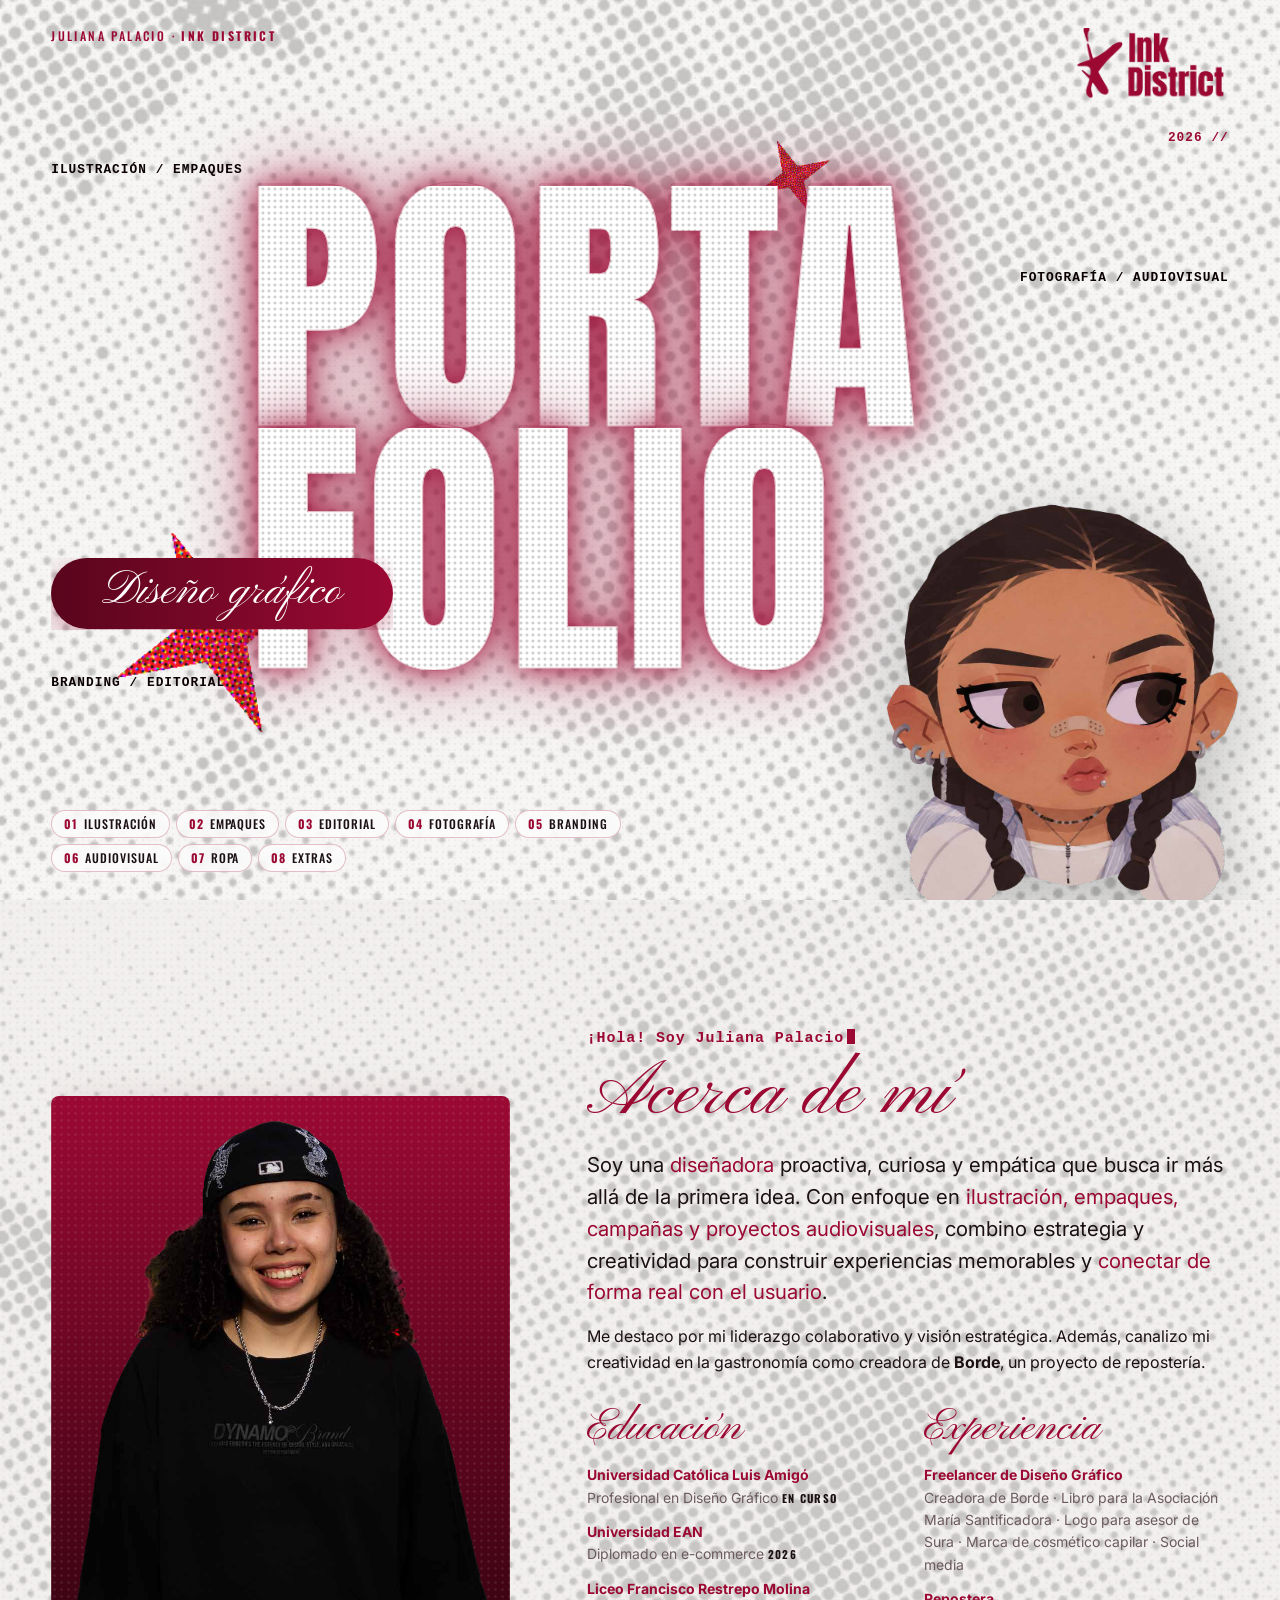
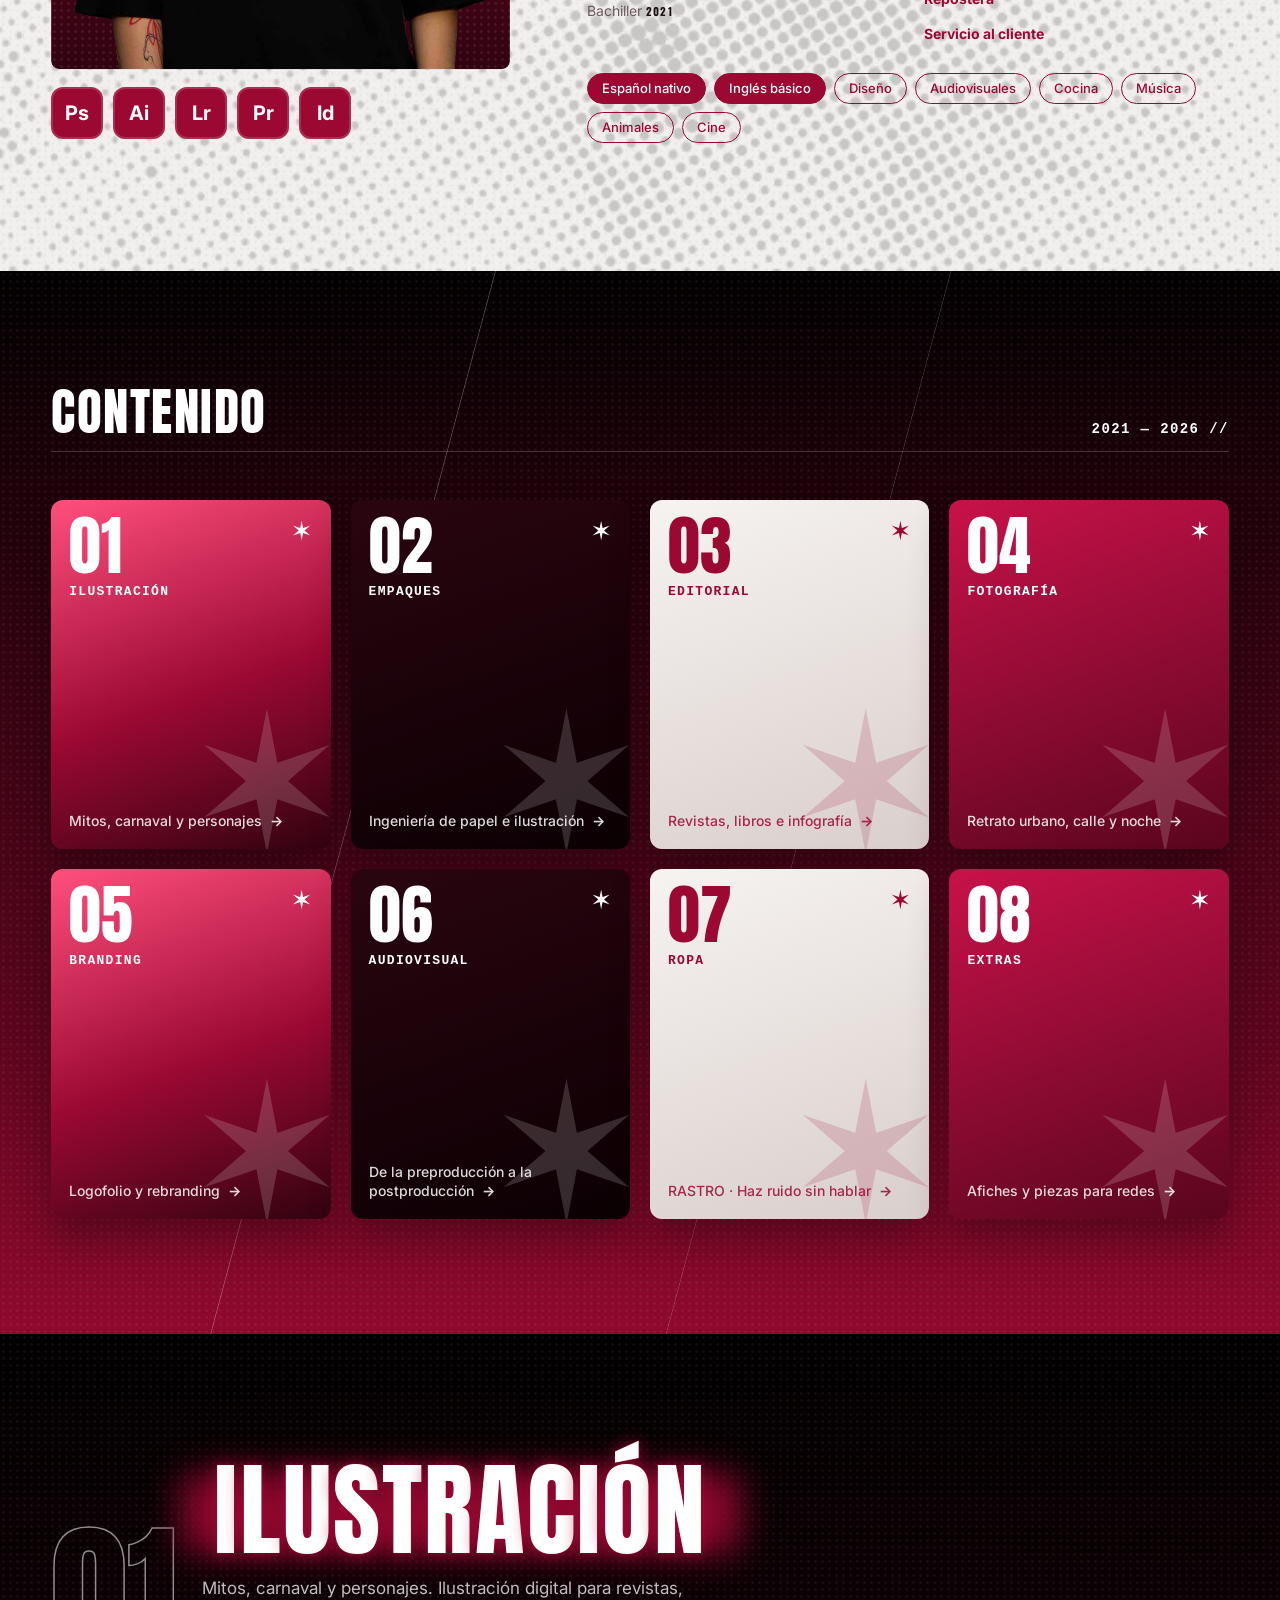
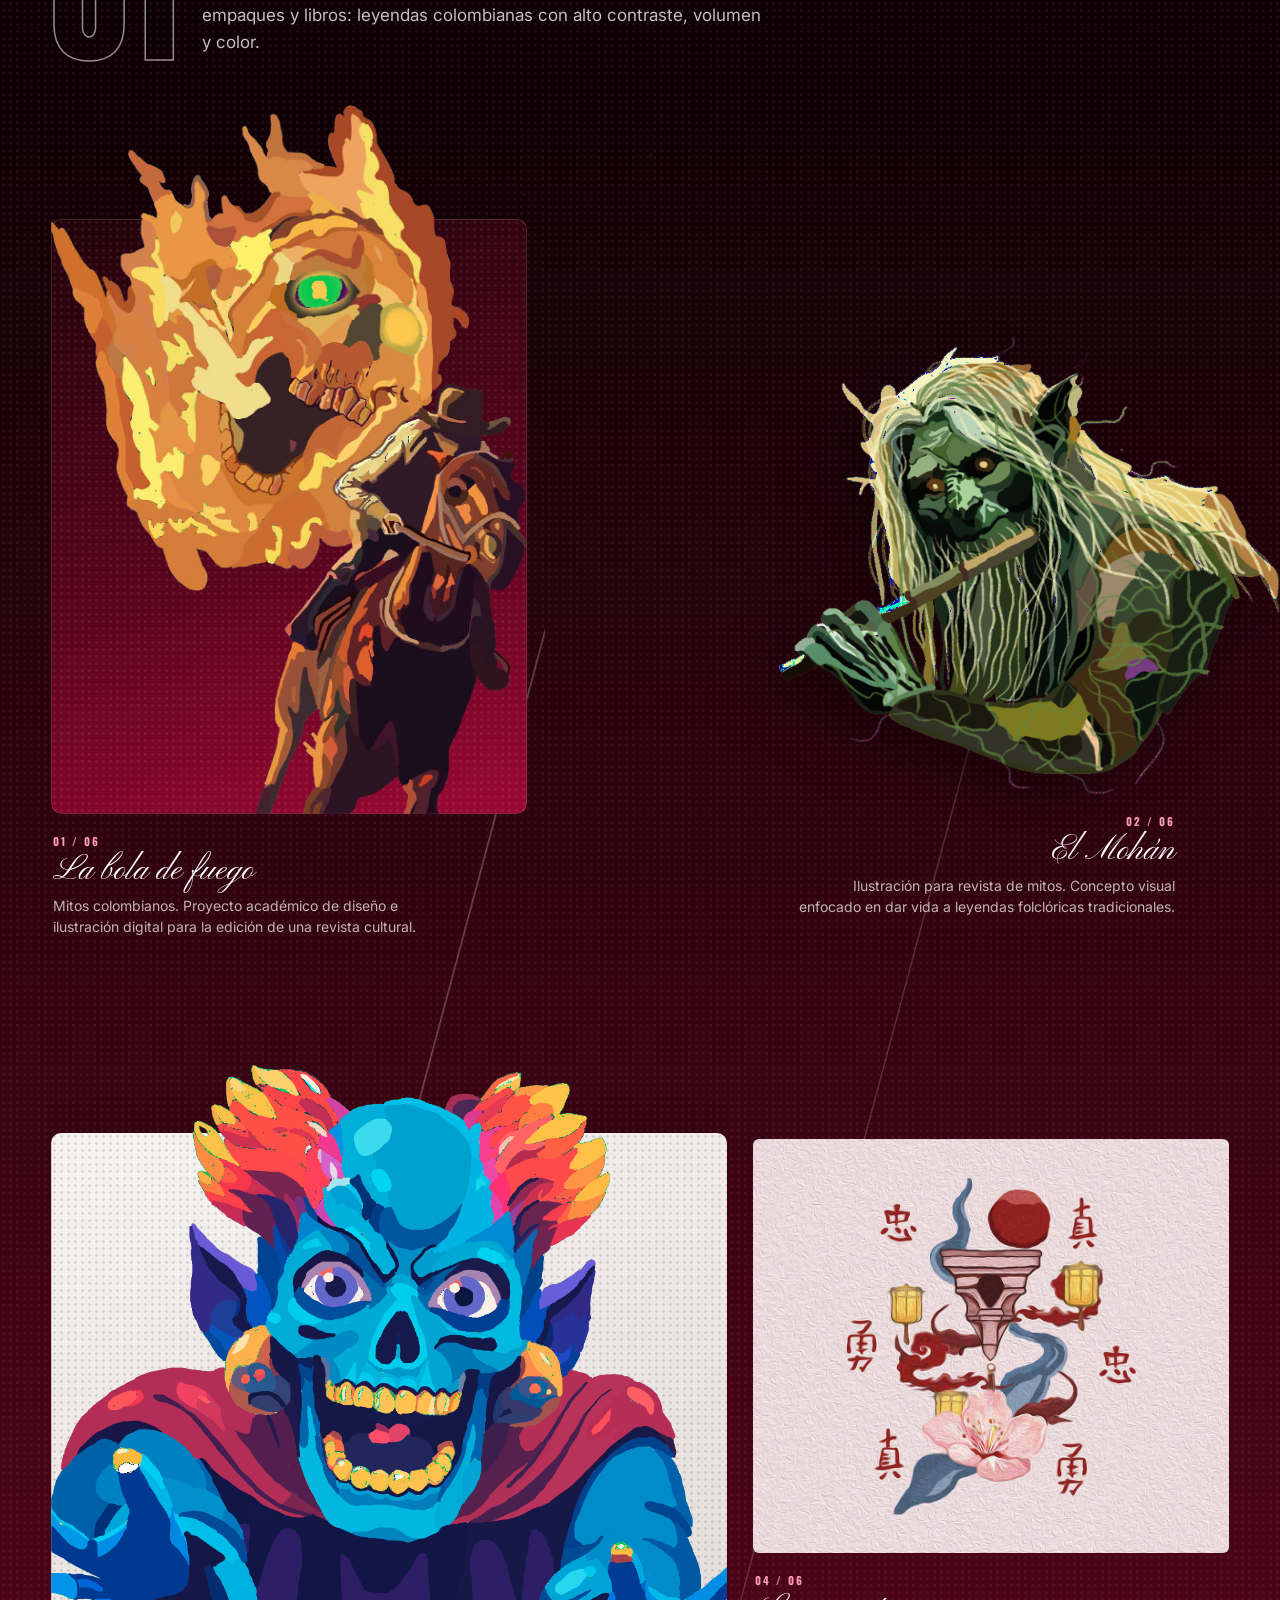
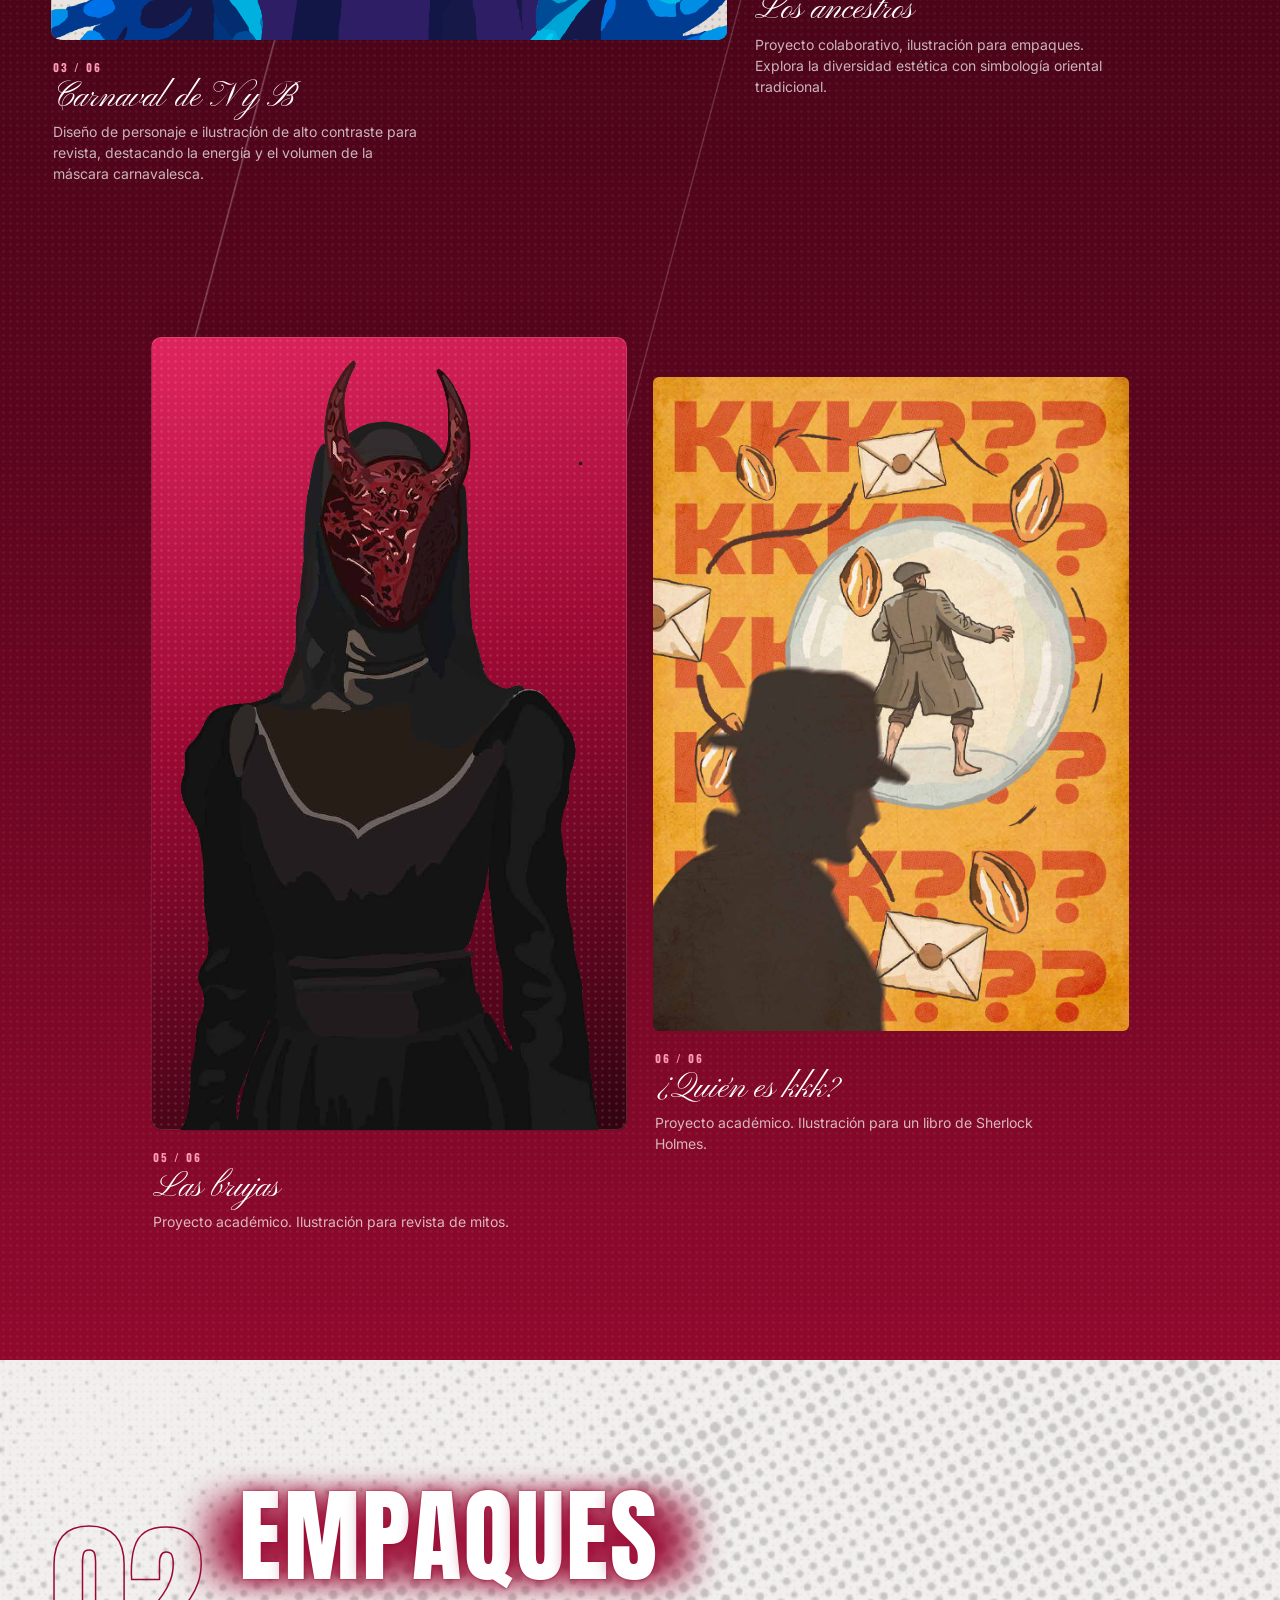
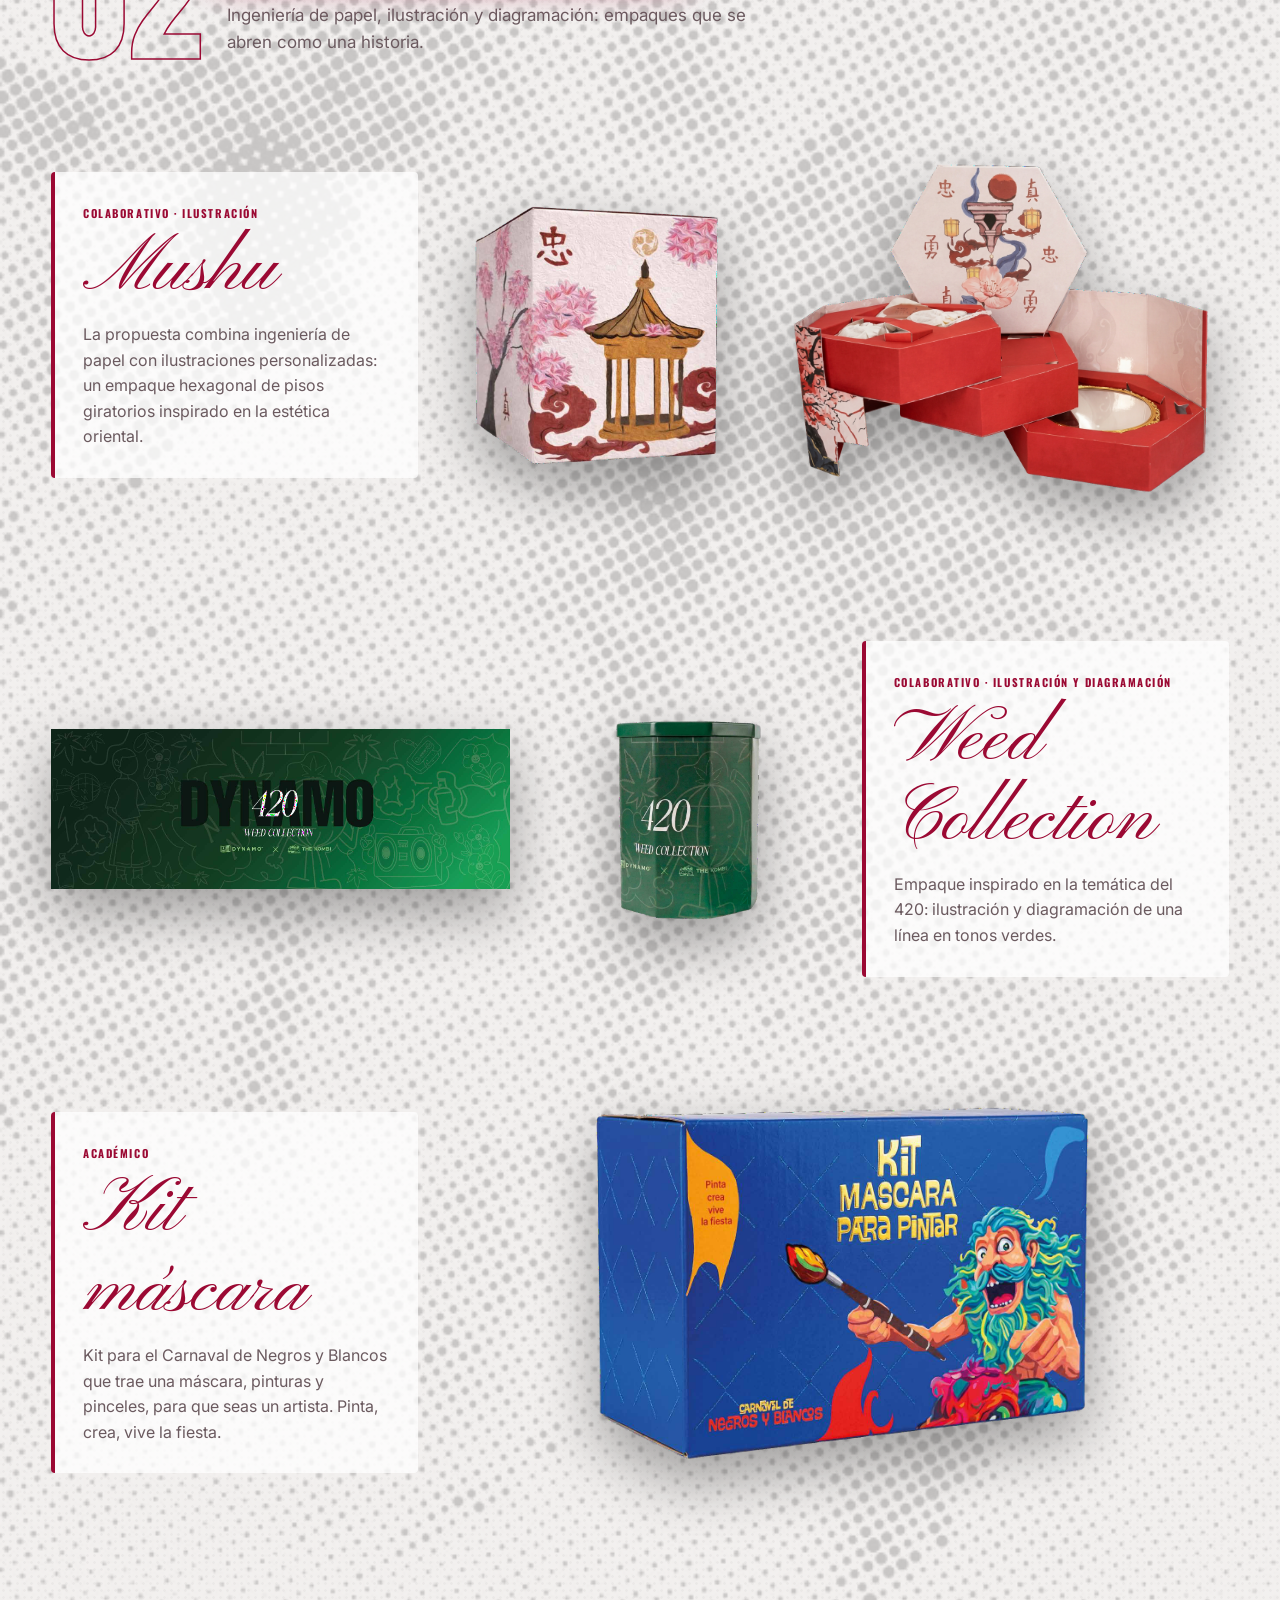
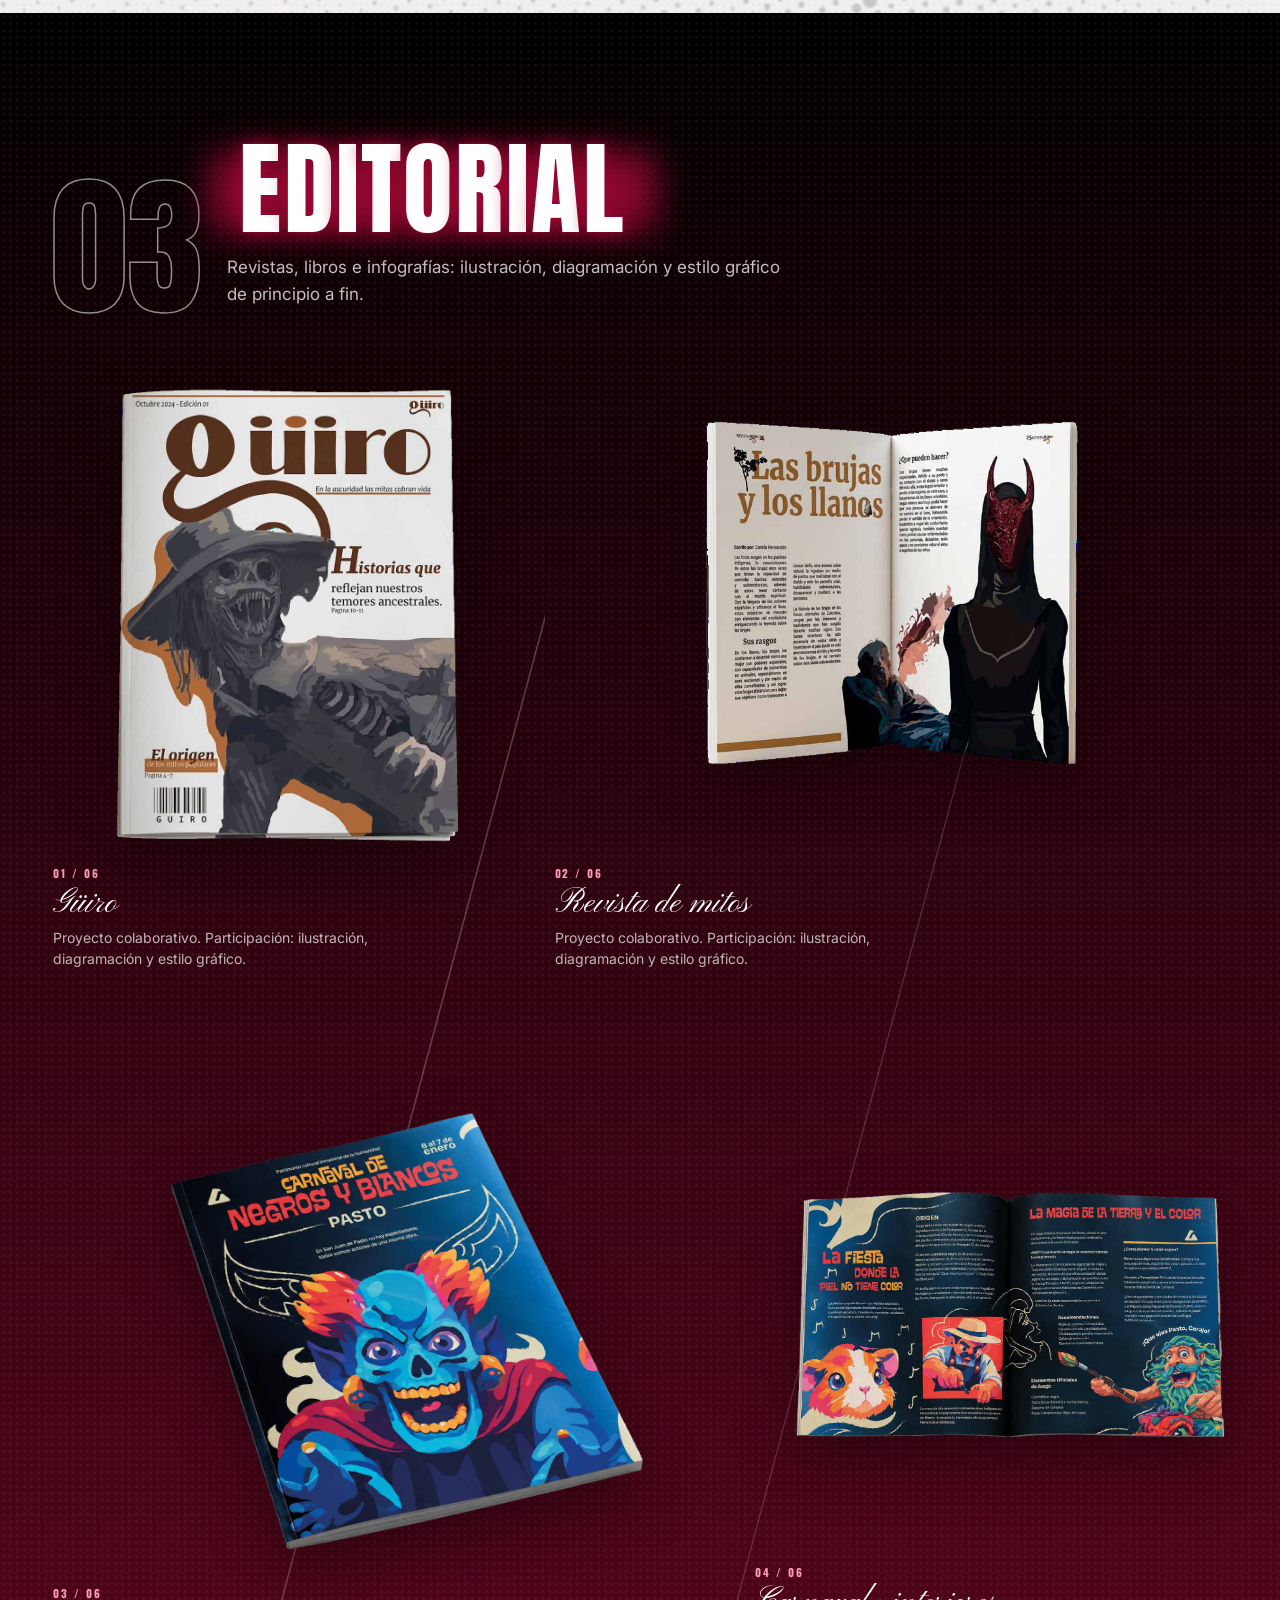
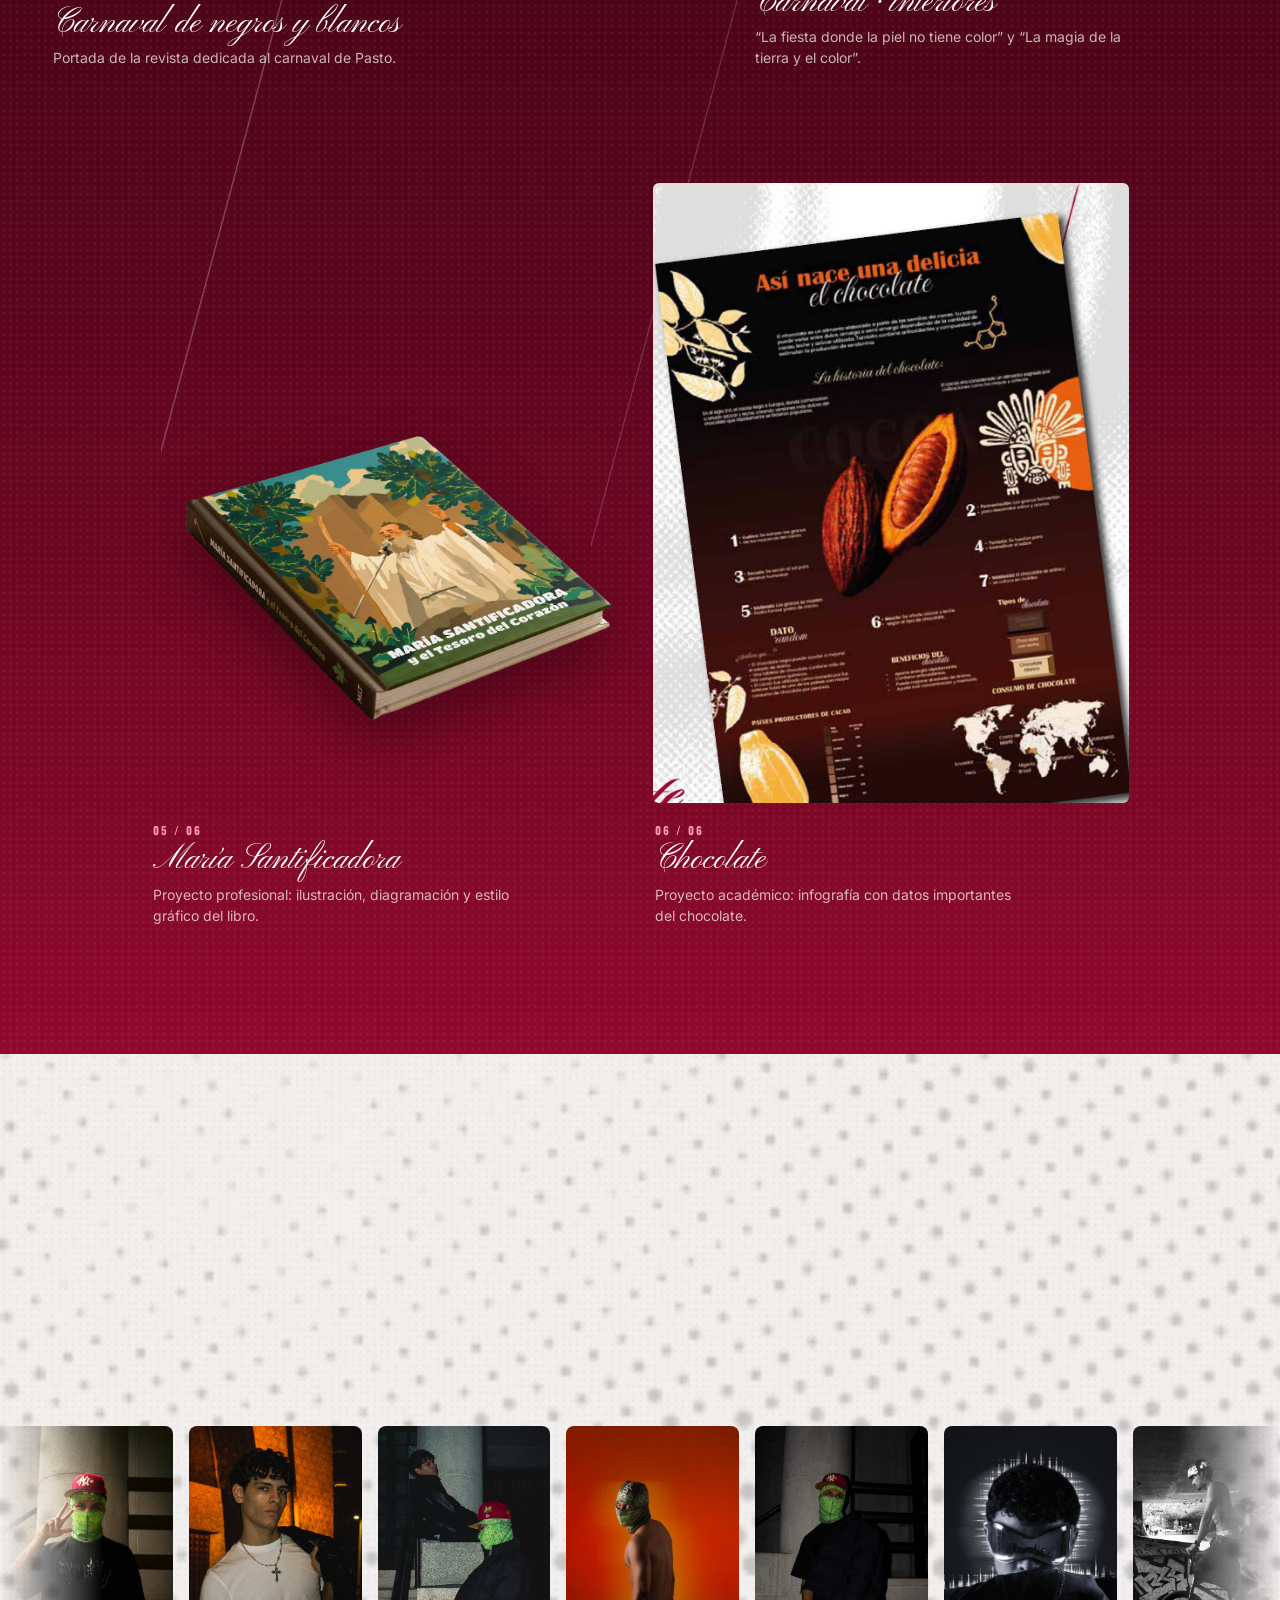
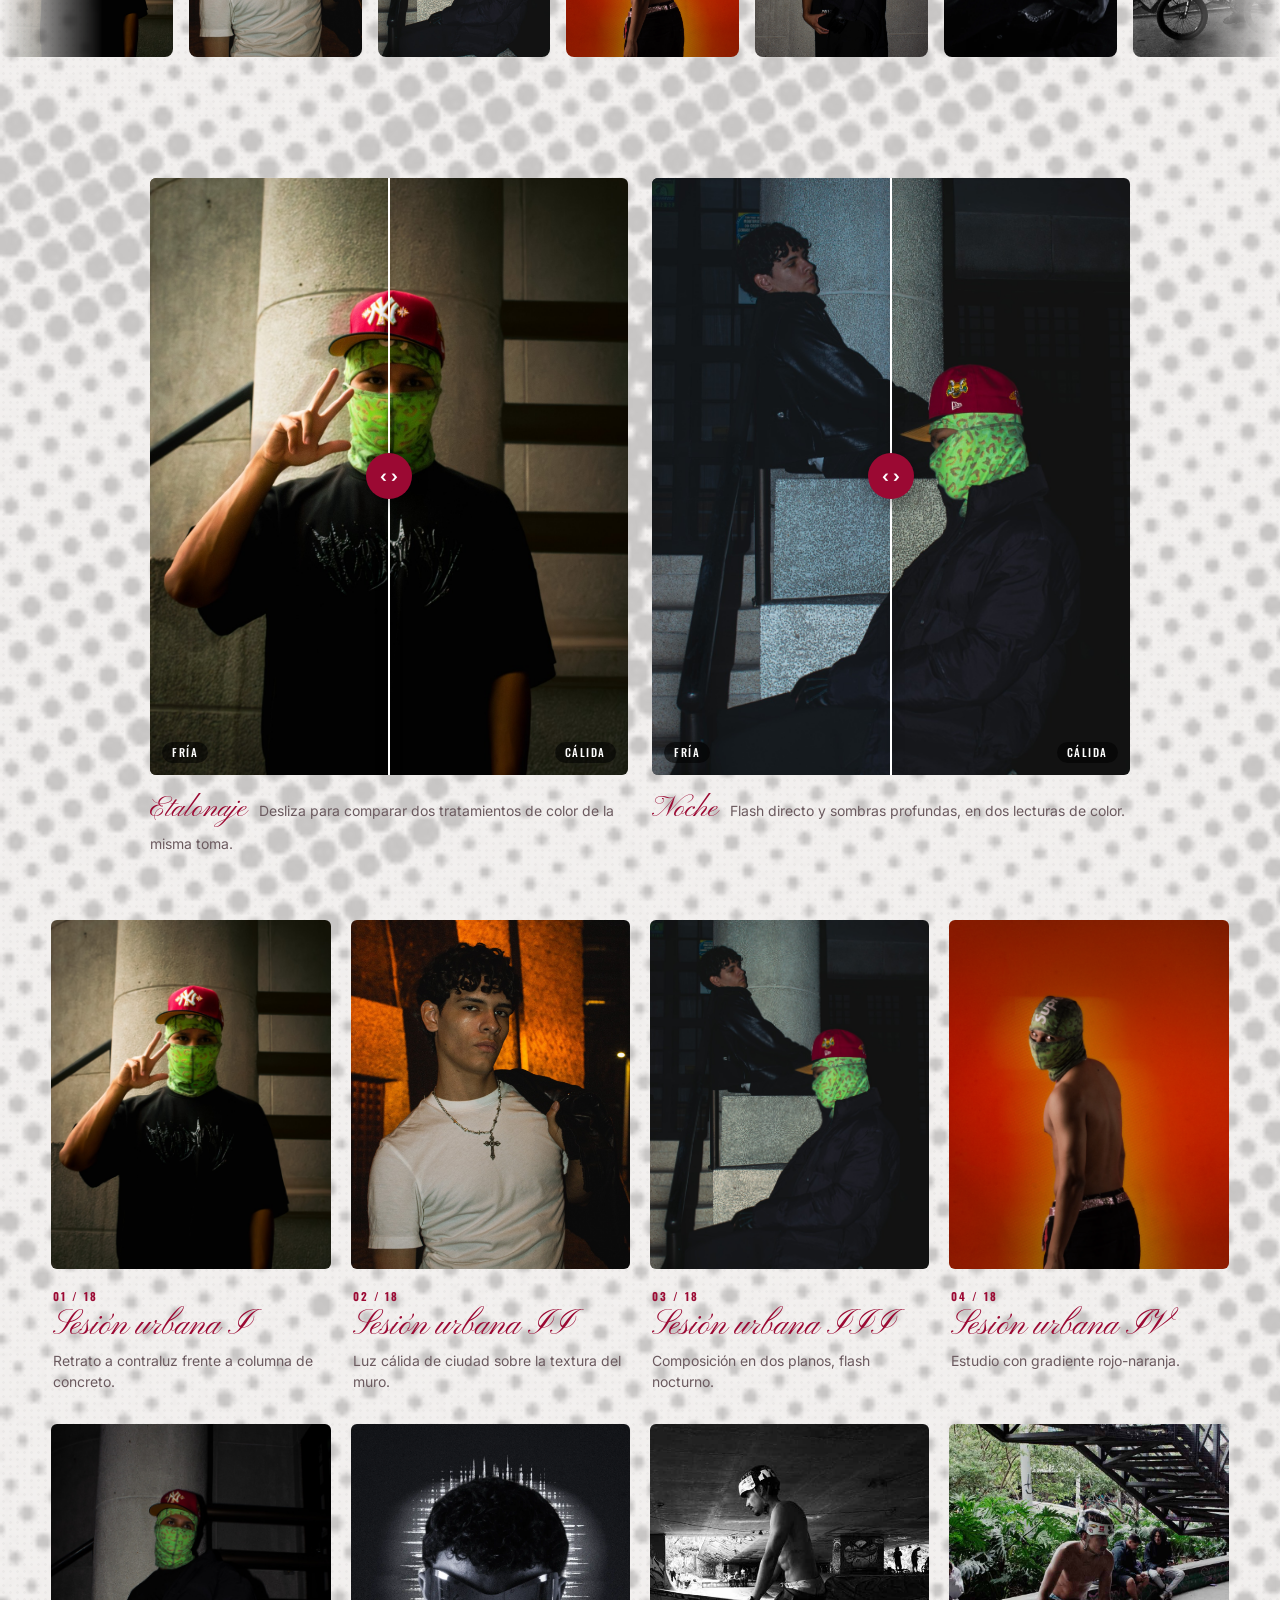
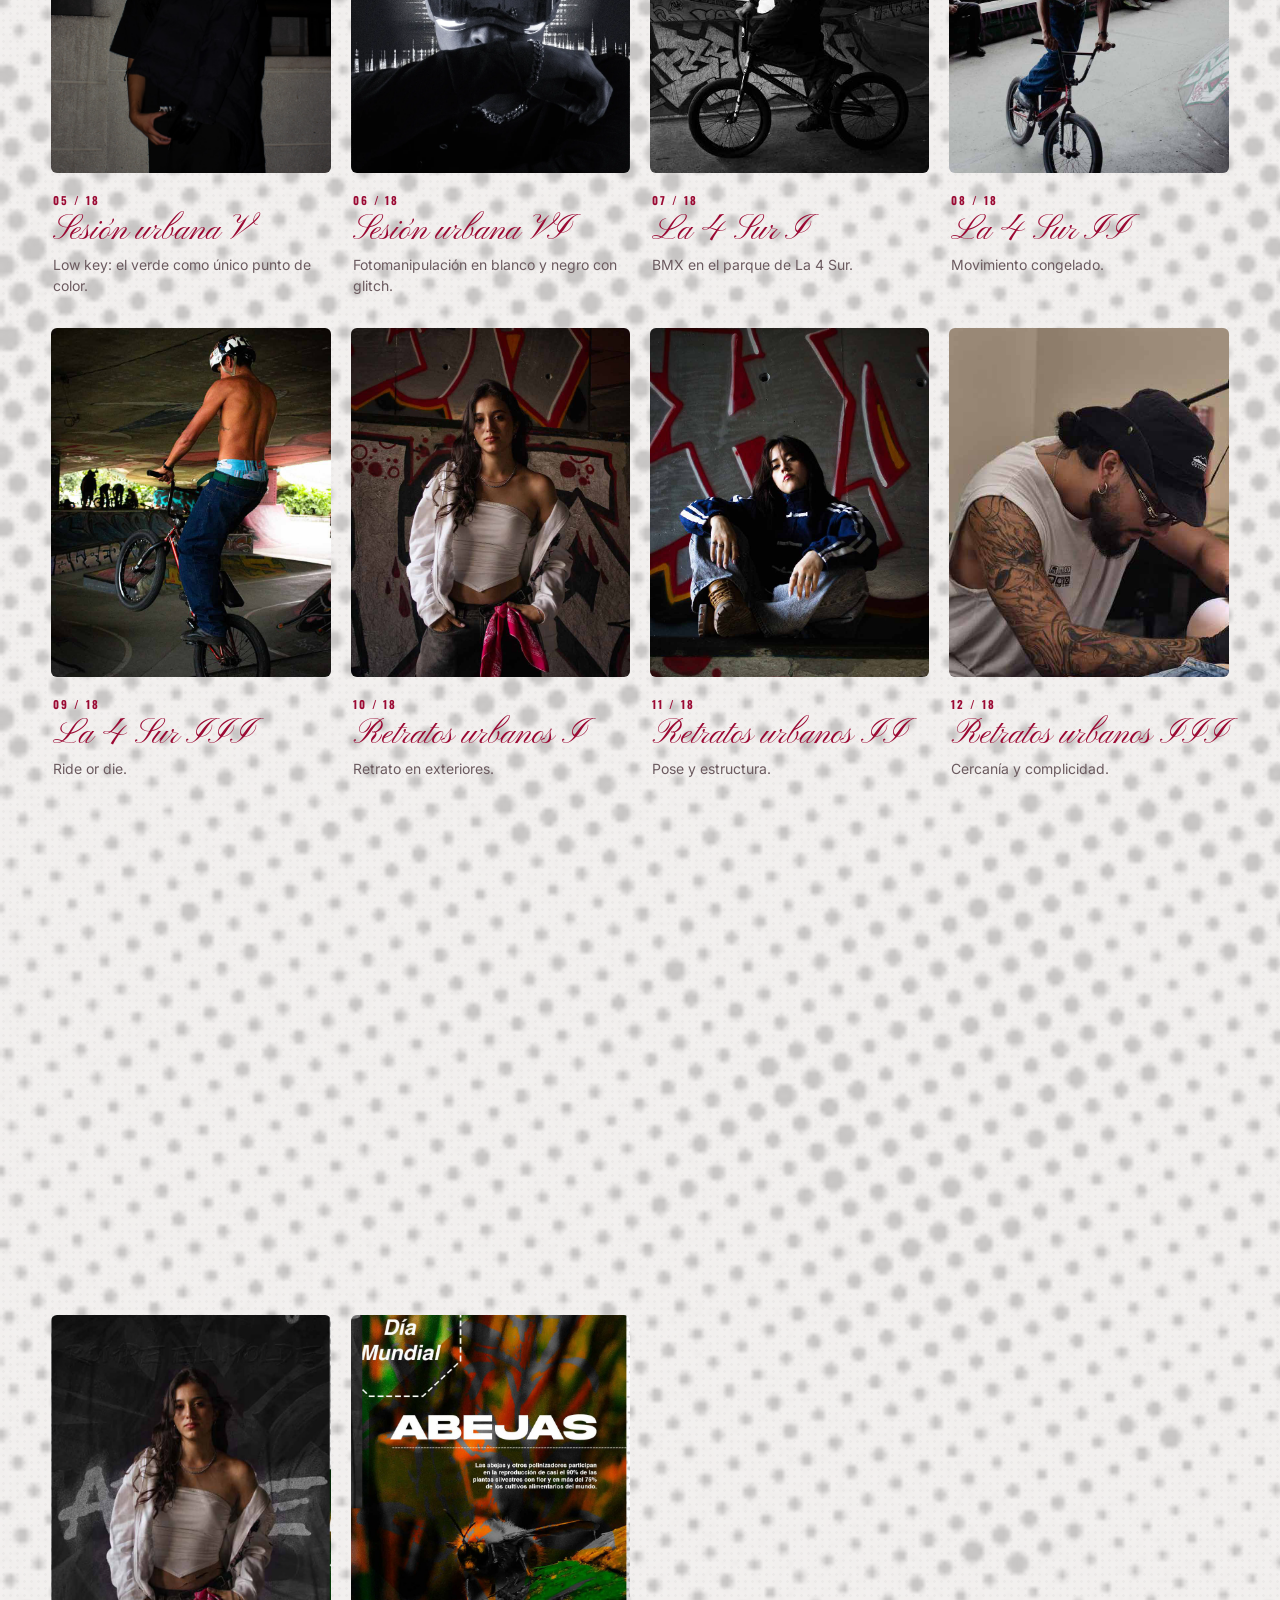
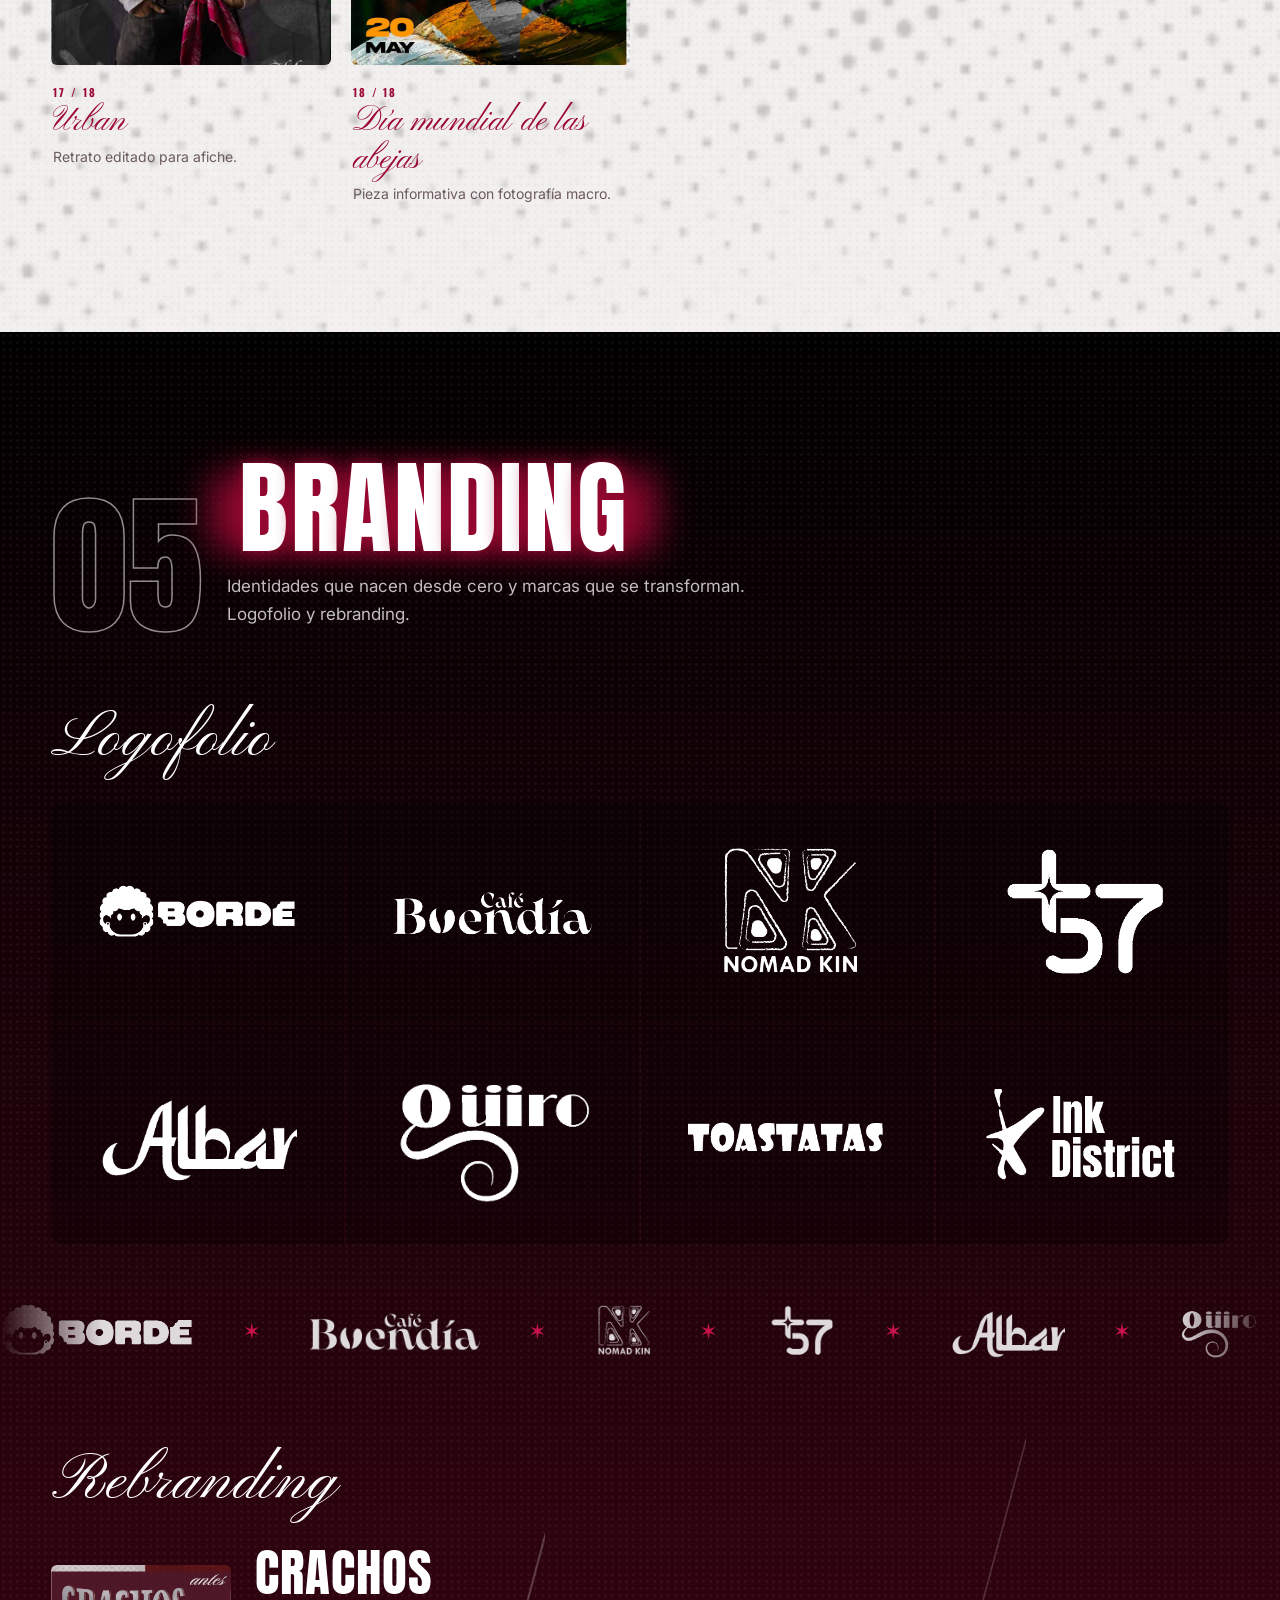
<file: site/index.html>
<!doctype html>
<html lang="es">
<head>
<meta charset="utf-8">
<meta name="viewport" content="width=device-width, initial-scale=1">
<title>Ink District · Portafolio</title>
<meta name="description" content="Portafolio de diseño gráfico de Juliana Palacio — Ink District: ilustración, empaques, editorial, fotografía, branding, audiovisual y moda.">
<link rel="preconnect" href="https://fonts.googleapis.com">
<link rel="preconnect" href="https://fonts.gstatic.com" crossorigin>
<link href="https://fonts.googleapis.com/css2?family=Anton&family=Inter:ital,wght@0,400;0,500;0,700;1,400&family=Oswald:wght@500;700&family=Pinyon+Script&display=swap" rel="stylesheet">
<link rel="stylesheet" href="styles.css">
</head>
<body>

<!-- ============ BARRA SUPERIOR ============ -->
<header class="topbar" id="topbar">
  <a href="#inicio" class="topbar__logo" aria-label="Ink District, volver al inicio"><span class="logo-mask"></span></a>
  <nav class="topbar__nav" aria-label="Secciones">
    <a href="#sobre-mi">Sobre mí</a>
  </nav>
  <a href="#contacto" class="btn btn--small">Contacto</a>
  <button class="topbar__menu" aria-label="Abrir menú" aria-expanded="false"><span></span><span></span></button>
  <div class="progress" aria-hidden="true"><i></i></div>
</header>

<main>

<!-- ============ PORTADA ============ -->
<section class="hero" id="inicio">
  <div class="hero__texture" aria-hidden="true"></div>
  <img class="hero__star" src="assets/img/star.png" alt="" aria-hidden="true">
  <img class="hero__star hero__star--small" src="assets/img/star.png" alt="" aria-hidden="true">
  <span class="hero__brand logo-mask" aria-hidden="true"></span>

  <h1 class="hero__title" aria-label="Portafolio">
    <span class="hero__line">PORTA</span>
    <span class="hero__line">FOLIO</span>
  </h1>
  <p class="hero__pill script">Diseño gráfico</p>
  <p class="hero__by">Juliana Palacio · <strong>Ink District</strong></p>
  <p class="hero__tag hero__tag--a" data-type>Ilustración / Empaques</p>
  <p class="hero__tag hero__tag--b" data-type>Fotografía / Audiovisual</p>
  <p class="hero__tag hero__tag--c" data-type>Branding / Editorial</p>
  <p class="hero__year" data-type>2026 //</p>

  <img class="hero__avatar" src="assets/img/avatar.png" alt="Ilustración de Juliana, avatar de la marca Ink District">

  <nav class="hero__index" aria-label="Índice del portafolio"></nav>
  <a href="#sobre-mi" class="hero__scroll">Desliza <span aria-hidden="true">↓</span></a>
</section>

<!-- ============ SOBRE MÍ ============ -->
<section class="about paper" id="sobre-mi">
  <div class="about__photo reveal">
    <div class="about__frame"><img src="assets/img/juliana.png" alt="Juliana Palacio sonriendo, con gorra y camiseta negra"></div>
    <ul class="tools" aria-label="Programas que manejo">
      <li title="Photoshop">Ps</li><li title="Illustrator">Ai</li><li title="Lightroom">Lr</li><li title="Premiere">Pr</li><li title="InDesign">Id</li>
    </ul>
  </div>
  <div class="about__text reveal">
    <p class="hello" data-type>¡Hola! Soy Juliana Palacio</p>
    <h2 class="script about__h">Acerca de mí</h2>
    <p class="about__lead">Soy una <em>diseñadora</em> proactiva, curiosa y empática que busca ir más allá de la primera idea. Con enfoque en <em>ilustración, empaques, campañas y proyectos audiovisuales</em>, combino estrategia y creatividad para construir experiencias memorables y <em>conectar de forma real con el usuario</em>.</p>
    <p>Me destaco por mi liderazgo colaborativo y visión estratégica. Además, canalizo mi creatividad en la gastronomía como creadora de <strong>Borde</strong>, un proyecto de repostería.</p>

    <div class="about__cols">
      <div>
        <h3 class="script">Educación</h3>
        <ul class="list">
          <li><b>Universidad Católica Luis Amigó</b> Profesional en Diseño Gráfico <span>En curso</span></li>
          <li><b>Universidad EAN</b> Diplomado en e-commerce <span>2026</span></li>
          <li><b>Liceo Francisco Restrepo Molina</b> Bachiller <span>2021</span></li>
        </ul>
      </div>
      <div>
        <h3 class="script">Experiencia</h3>
        <ul class="list">
          <li><b>Freelancer de Diseño Gráfico</b> Creadora de Borde · Libro para la Asociación María Santificadora · Logo para asesor de Sura · Marca de cosmético capilar · Social media</li>
          <li><b>Repostera</b></li>
          <li><b>Servicio al cliente</b></li>
        </ul>
      </div>
    </div>
    <div class="chips">
      <span class="chip chip--solid">Español nativo</span><span class="chip chip--solid">Inglés básico</span>
      <span class="chip">Diseño</span><span class="chip">Audiovisuales</span><span class="chip">Cocina</span><span class="chip">Música</span><span class="chip">Animales</span><span class="chip">Cine</span>
    </div>
  </div>
</section>


<!-- ============ CONTENIDO ============ -->
<section class="contents dark" aria-labelledby="contenido-h">
  <header class="contents__head reveal">
    <h2 id="contenido-h" class="contents__h">Contenido</h2>
    <span class="contents__year">2021 — 2026 //</span>
  </header>
  <ol class="cards" id="cards"></ol>
</section>

<!-- Los capítulos se arman desde data/content.json (edítalos en /admin) -->
<div id="capitulos"></div>

<!-- ============ CONTACTO ============ -->
<section class="contact dark" id="contacto">
  <img class="contact__star" src="assets/img/star.png" alt="" aria-hidden="true">
  <p class="contact__q reveal">¿Tienes un proyecto en mente?</p>
  <h2 class="script contact__h reveal">Creemos algo juntos</h2>
  <ul class="contact__list reveal" id="contactList"></ul>
  <footer class="footer"><span class="logo-mask"></span><span>Juliana Palacio · Diseño gráfico · 2026</span><a href="#inicio">Volver arriba ↑</a></footer>
</section>

</main>

<!-- ============ VISOR ============ -->
<div class="lightbox" id="lightbox" role="dialog" aria-modal="true" aria-label="Visor de piezas" hidden>
  <button class="lb__close" aria-label="Cerrar">×</button>
  <button class="lb__nav lb__prev" aria-label="Pieza anterior">‹</button>
  <figure class="lb__fig">
    <img class="lb__img" alt="">
    <figcaption>
      <span class="lb__count"></span>
      <h3 class="script lb__title"></h3>
      <p class="lb__desc"></p>
    </figcaption>
  </figure>
  <button class="lb__nav lb__next" aria-label="Pieza siguiente">›</button>
</div>

<script src="app.js"></script>
</body>
</html>
</file>
<file: site/styles.css>
/* =========================================================
   Ink District · Portafolio de Juliana Palacio
   Paleta tomada del portafolio: carmesí, vino, negro y papel
   ========================================================= */
:root {
  --crimson: #9b0933;
  --crimson-hi: #c8124a;
  --wine: #59051d;
  --wine-deep: #310310;
  --ink: #0b0003;
  --paper: #f3f1ef;
  --paper-2: #e7e4e1;
  --text: #1b1013;
  --muted: #6b5a5f;
  --white: #fff;
  --display: "Anton", "Oswald", Impact, sans-serif;
  --script: "Pinyon Script", "Edwardian Script ITC", cursive;
  --body: "Inter", system-ui, sans-serif;
  --label: "Oswald", "Inter", sans-serif;
  --gutter: clamp(16px, 4vw, 64px);
  --dots: radial-gradient(circle, rgba(0,0,0,.16) 1px, transparent 1.6px);
}

* { box-sizing: border-box; }
html { scroll-behavior: smooth; scroll-padding-top: 72px; }
body {
  margin: 0; background: var(--paper); color: var(--text);
  font: 400 16px/1.6 var(--body); overflow-x: hidden;
  -webkit-font-smoothing: antialiased;
}
img, video { max-width: 100%; display: block; }
a { color: inherit; }
h1, h2, h3, h4 { margin: 0; font-weight: 400; }
.script { font-family: var(--script); font-weight: 400; letter-spacing: 0; }
em { font-style: normal; color: var(--crimson); }

/* ---------- fondos ---------- */
.paper {
  background-color: var(--paper);
  background-image: var(--dots), url("assets/img/texture.jpg");
  background-size: 7px 7px, cover;
  background-blend-mode: normal, multiply;
  position: relative;
}
.paper::before { content: ""; position: absolute; inset: 0; background: rgba(243,241,239,.82); pointer-events: none; }
.paper > * { position: relative; }
.dark {
  color: var(--white);
  background:
    radial-gradient(circle, rgba(255,255,255,.05) 1px, transparent 1.6px) 0 0 / 7px 7px,
    linear-gradient(180deg, #010000 0%, var(--wine-deep) 35%, var(--wine) 70%, #90092d 100%);
  position: relative; overflow: hidden;
}
/* líneas diagonales blancas como en las láminas del PDF */
.dark::after {
  content: ""; position: absolute; inset: 0; pointer-events: none; opacity: .5;
  background:
    linear-gradient(105deg, transparent 49.9%, rgba(255,255,255,.55) 50%, transparent 50.15%) 18% 0 / 30% 100% no-repeat,
    linear-gradient(105deg, transparent 49.9%, rgba(255,255,255,.4) 50%, transparent 50.1%) 70% 0 / 34% 100% no-repeat;
}
.dark > * { position: relative; z-index: 1; }

/* ---------- logo con máscara (se colorea con CSS) ---------- */
.logo-mask {
  display: inline-block; width: 132px; aspect-ratio: 425/193;
  background: currentColor;
  -webkit-mask: url("assets/img/logo-inkdistrict.png") center / contain no-repeat;
          mask: url("assets/img/logo-inkdistrict.png") center / contain no-repeat;
}

/* ---------- botones / chips ---------- */
.btn {
  display: inline-flex; align-items: center; gap: .5em; padding: .7em 1.4em; border-radius: 999px;
  background: var(--crimson); color: var(--white); text-decoration: none;
  font: 700 14px/1 var(--label); letter-spacing: .08em; text-transform: uppercase;
  transition: background .2s, transform .2s;
}
.btn:hover { background: var(--crimson-hi); transform: translateY(-1px); }
.btn--small { padding: .6em 1.1em; font-size: 12px; }
.chips { display: flex; flex-wrap: wrap; gap: 8px; margin-top: 28px; }
.chip { padding: 6px 14px; border: 1.5px solid var(--crimson); border-radius: 999px; color: var(--crimson); font: 500 13px/1.3 var(--body); }
.chip--solid { background: var(--crimson); color: var(--white); }
.tag { display: inline-block; font: 700 11px/1 var(--label); letter-spacing: .14em; text-transform: uppercase; color: var(--crimson); }
.dark .tag { color: #ff9cb7; }

/* =========================================================
   BARRA SUPERIOR
   ========================================================= */
.topbar {
  position: fixed; inset: 0 0 auto; z-index: 50; height: 64px;
  display: flex; align-items: center; gap: 24px; padding: 0 var(--gutter);
  color: var(--crimson); transition: background .3s, color .3s, transform .35s;
  transform: translateY(-100%);
}
.topbar.is-visible { transform: none; background: rgba(243,241,239,.92); backdrop-filter: blur(10px); box-shadow: 0 1px 0 rgba(0,0,0,.06); }
.topbar.on-dark { background: rgba(11,0,3,.85); color: var(--white); }
.topbar__logo { display: flex; color: inherit; }
.topbar__logo .logo-mask { width: 88px; }
.topbar__nav { display: flex; gap: 4px; margin-left: auto; }
.topbar__nav a {
  text-decoration: none; padding: 6px 10px; border-radius: 999px;
  font: 500 12px/1 var(--label); letter-spacing: .1em; text-transform: uppercase; color: var(--text); opacity: .75;
  transition: opacity .2s, background .2s, color .2s;
}
.on-dark .topbar__nav a { color: var(--white); }
.topbar__nav a:hover { opacity: 1; }
.topbar__nav a.is-active { opacity: 1; background: var(--crimson); color: var(--white); }
.topbar__menu { display: none; }
.progress { position: absolute; left: 0; right: 0; bottom: 0; height: 2px; }
.progress i { display: block; height: 100%; width: 0; background: var(--crimson-hi); }

/* =========================================================
   PORTADA
   ========================================================= */
.hero {
  position: relative; min-height: 100svh; overflow: hidden;
  background: #f6f5f4; display: grid; place-items: center; padding: 96px var(--gutter) 140px;
}
.hero__texture {
  position: absolute; inset: -5%;
  background: var(--dots), url("assets/img/texture.jpg") center / cover;
  background-size: 6px 6px, cover; opacity: .2; filter: grayscale(1);
  animation: drift 30s ease-in-out infinite alternate;
}
@keyframes drift { to { transform: scale(1.06) translate(-1%, 1%); } }
.hero__star { position: absolute; width: clamp(160px, 22vw, 340px); left: 6%; bottom: 14%; opacity: .9; mix-blend-mode: multiply; animation: spin 40s linear infinite; }
.hero__star--small { width: clamp(70px, 8vw, 120px); left: auto; right: 34%; top: 14%; bottom: auto; animation-duration: 25s; animation-direction: reverse; }
@keyframes spin { to { transform: rotate(360deg); } }
.hero__brand { position: absolute; top: 28px; right: var(--gutter); width: clamp(110px, 12vw, 170px); color: var(--crimson); }

.hero__title {
  position: relative; z-index: 2; margin: 0; text-align: left;
  font-family: var(--display); line-height: .86; letter-spacing: .02em;
  font-size: clamp(110px, 22vw, 340px);
  transform: translateX(-8%);
}
.hero__line {
  display: block;
  color: transparent;
  background: radial-gradient(circle, #cfcfcf 1.2px, #fff 1.8px) 0 0 / 6px 6px;
  -webkit-background-clip: text; background-clip: text;
  -webkit-text-stroke: 1px rgba(155,9,51,.25);
  filter: drop-shadow(0 0 14px rgba(155,9,51,.9)) drop-shadow(0 0 38px rgba(155,9,51,.55));
  opacity: 0;
  animation: slam 1s .35s cubic-bezier(.16,1,.3,1) forwards;
}
.hero__line + .hero__line { animation-delay: .6s; }
@keyframes slam {
  0%   { opacity: 0; transform: scale(2.6) translateX(18%); filter: blur(26px); }
  45%  { opacity: 1; }
  100% { opacity: 1; transform: none; filter: drop-shadow(0 0 14px rgba(155,9,51,.9)) drop-shadow(0 0 38px rgba(155,9,51,.55)); }
}
@keyframes rise { to { opacity: 1; transform: none; } }
.hero__pill {
  position: absolute; z-index: 3; left: 4%; top: 62%;
  margin: 0; padding: .1em 1.1em .15em; border-radius: 999px;
  background: linear-gradient(90deg, var(--wine), var(--crimson));
  color: var(--white); font-size: clamp(28px, 3.6vw, 54px); line-height: 1.3;
  box-shadow: 0 10px 30px rgba(155,9,51,.35);
  opacity: 0; animation: wipe .7s 1.15s cubic-bezier(.2,.8,.2,1) forwards;
}
.hero__by {
  position: absolute; z-index: 3; left: var(--gutter); top: 30px; margin: 0;
  font: 500 12px/1 var(--label); letter-spacing: .2em; text-transform: uppercase; color: var(--crimson);
}
.hero__avatar {
  position: absolute; z-index: 3; right: -2%; bottom: -4%;
  width: clamp(260px, 38vw, 620px);
  filter: drop-shadow(0 20px 40px rgba(0,0,0,.25));
  opacity: 0; animation: pop 1s .1s cubic-bezier(.2,1.3,.4,1) forwards;
}
@keyframes pop { from { opacity: 0; transform: translateY(60px) scale(.94); } to { opacity: 1; transform: none; } }
.hero__index {
  position: absolute; z-index: 4; left: var(--gutter); bottom: 28px; right: 42%;
  display: flex; flex-wrap: wrap; gap: 6px;
}
.hero__index a {
  display: inline-flex; align-items: baseline; gap: 6px; padding: 7px 12px; border-radius: 999px;
  background: rgba(255,255,255,.7); backdrop-filter: blur(6px); border: 1px solid rgba(155,9,51,.25);
  text-decoration: none; font: 500 12px/1 var(--label); letter-spacing: .08em; text-transform: uppercase; color: var(--text);
  transition: background .2s, color .2s, transform .2s;
}
.hero__index a b { color: var(--crimson); font-weight: 700; }
.hero__index a:hover { background: var(--crimson); color: var(--white); transform: translateY(-2px); }
.hero__index a:hover b { color: #ffb3c8; }
.hero__scroll {
  position: absolute; z-index: 4; left: 50%; bottom: 120px; transform: translateX(-50%);
  font: 500 11px/1 var(--label); letter-spacing: .3em; text-transform: uppercase; text-decoration: none; color: var(--crimson);
  display: none;
}

/* =========================================================
   SOBRE MÍ
   ========================================================= */
.about {
  display: grid; grid-template-columns: minmax(260px, 5fr) 7fr; gap: clamp(32px, 6vw, 96px);
  padding: clamp(80px, 10vw, 140px) var(--gutter); align-items: center;
}
.about__photo { position: relative; }
/* marco carmesí: la foto se apoya en el borde inferior y la cabeza sobresale arriba */
.about__frame {
  position: relative; aspect-ratio: 4 / 5; margin-top: 14%; border-radius: 8px;
  background:
    radial-gradient(circle, rgba(255,255,255,.08) 1px, transparent 1.6px) 0 0 / 7px 7px,
    linear-gradient(180deg, var(--crimson), var(--wine-deep));
  clip-path: inset(-30% 0 0 0 round 0 0 8px 8px);
  box-shadow: 0 30px 60px rgba(89,5,29,.3);
}
.about__photo img { position: absolute; left: 5%; bottom: 0; width: 90%; height: auto; }
.tools { list-style: none; padding: 0; margin: 18px 0 0; display: flex; gap: 10px; }
.tools li {
  width: 52px; height: 52px; display: grid; place-items: center; border-radius: 12px;
  background: var(--crimson); color: var(--white); font: 700 20px/1 var(--body);
  box-shadow: inset 0 0 0 2px rgba(255,255,255,.15);
}
.about__h { font-size: clamp(54px, 6vw, 84px); color: var(--crimson); line-height: 1.1; }
.about__lead { font-size: clamp(18px, 1.6vw, 22px); line-height: 1.55; margin: 12px 0 14px; }
.about__cols { display: grid; grid-template-columns: 1fr 1fr; gap: 32px; margin-top: 28px; }
.about__cols h3 { font-size: 44px; color: var(--crimson); line-height: 1.2; }
.list { list-style: none; padding: 0; margin: 8px 0 0; display: grid; gap: 12px; font-size: 14px; color: var(--muted); }
.list b { display: block; color: var(--crimson); font-weight: 700; }
.list span { display: inline-block; margin-top: 2px; font: 700 11px/1 var(--label); letter-spacing: .12em; text-transform: uppercase; color: var(--text); }

/* =========================================================
   CAPÍTULOS
   ========================================================= */
.chapter { padding: clamp(80px, 10vw, 140px) var(--gutter); overflow-x: clip; }
html, body { overflow-x: clip; }
.chapter__head {
  display: grid; grid-template-columns: auto 1fr; column-gap: 24px; align-items: end;
  max-width: 1200px; margin: 0 auto clamp(48px, 6vw, 88px);
}
.chapter__num {
  grid-row: span 2; font-family: var(--display); font-size: clamp(90px, 12vw, 180px); line-height: .8;
  color: transparent; -webkit-text-stroke: 1.5px var(--crimson);
}
.dark .chapter__num { -webkit-text-stroke-color: rgba(255,255,255,.55); }
.chapter__title {
  justify-self: start; font-family: var(--display); text-transform: uppercase; letter-spacing: .02em;
  font-size: clamp(54px, 8vw, 120px); line-height: .95; position: relative; padding: 0 .12em; isolation: isolate;
  color: var(--white);
  text-shadow: 0 0 18px rgba(155,9,51,.9), 0 0 2px var(--crimson);
}
/* la "mancha" carmesí detrás del título, como en las portadillas del PDF */
.chapter__title::before {
  content: ""; position: absolute; z-index: -1; inset: 12% -4% 6%;
  background: var(--crimson); filter: blur(18px); opacity: .9; border-radius: 12px;
}
.chapter__intro { max-width: 560px; margin: 16px 0 0; font-size: 17px; color: var(--muted); }
.dark .chapter__intro { color: rgba(255,255,255,.75); }
.sub { max-width: 1200px; margin: 0 auto 28px; font-size: clamp(48px, 5vw, 72px); line-height: 1.1; }
.sub--dark { color: var(--crimson); margin-top: 80px; }

/* ---------- pieza genérica ---------- */
.piece { margin: 0; position: relative; cursor: zoom-in; }
.piece__media { position: relative; overflow: hidden; border-radius: 6px; background: rgba(0,0,0,.06); }
.piece__media img { width: 100%; height: 100%; object-fit: cover; transition: transform .7s cubic-bezier(.2,.8,.2,1), filter .4s; }
.piece:hover .piece__media img { transform: scale(1.04); }
.piece figcaption { padding: 14px 2px 0; }
.piece figcaption h3 { font-size: 34px; line-height: 1.1; color: var(--crimson); }
.dark .piece figcaption h3 { color: var(--white); }
.piece figcaption p { margin: 4px 0 0; font-size: 14px; line-height: 1.5; color: var(--muted); max-width: 42ch; }
.dark .piece figcaption p { color: rgba(255,255,255,.7); }
.piece__n { font: 700 11px/1 var(--label); letter-spacing: .18em; color: var(--crimson); }
.dark .piece__n { color: #ff9cb7; }
.piece:focus-visible { outline: 3px solid var(--crimson-hi); outline-offset: 6px; border-radius: 8px; }
/* piezas recortadas: sin caja, flotan sobre el fondo */
.piece--cut .piece__media { background: none; overflow: visible; border-radius: 0; }
.piece--cut .piece__media img { object-fit: contain; filter: drop-shadow(0 24px 30px rgba(0,0,0,.35)); }
.piece--cut:hover .piece__media img { transform: translateY(-8px) scale(1.02); filter: drop-shadow(0 30px 40px rgba(0,0,0,.45)) drop-shadow(0 0 30px rgba(200,18,74,.35)); }

/* ---------- ilustración ---------- */
.ilus {
  max-width: 1280px; margin: 0 auto;
  display: grid; grid-template-columns: repeat(12, 1fr); gap: clamp(24px, 3vw, 48px) clamp(16px, 2vw, 32px);
  align-items: end;
}
.ilus { --bleed: max(var(--gutter), calc((100vw - 1280px) / 2)); row-gap: clamp(80px, 9vw, 140px); }
.ilus > .is-right { align-self: center; }
.galeria .piece--cut .piece__media { height: clamp(300px, 36vw, 520px); }

/* recuadro: el corte de la ilustración coincide con el borde del marco,
   y la cabeza puede salir por arriba */
.piece--box .piece__media {
  overflow: visible; border-radius: 0; aspect-ratio: 4 / 5;
  background:
    radial-gradient(circle, rgba(255,255,255,.07) 1px, transparent 1.6px) 0 0 / 7px 7px,
    linear-gradient(165deg, #22030c 0%, var(--wine) 55%, var(--crimson) 100%);
  box-shadow: inset 0 0 0 1px rgba(255,255,255,.14), 0 30px 60px rgba(0,0,0,.35);
  clip-path: inset(-30% 0 0 0 round 0 0 10px 10px);
  border-radius: 10px;
}
.piece--box .piece__media img {
  position: absolute; left: 0; bottom: 0; width: 100%; height: auto; object-fit: contain;
  transform-origin: bottom center;
}
.piece--box:hover .piece__media img { transform: scale(1.03); }
.piece--box .piece__media { margin-top: 18%; }
.piece--box-crimson .piece__media {
  aspect-ratio: 3 / 5; margin-top: 8%;
  background:
    radial-gradient(circle, rgba(255,255,255,.1) 1px, transparent 1.6px) 0 0 / 7px 7px,
    linear-gradient(165deg, #e0245e 0%, var(--crimson) 45%, var(--wine-deep) 100%);
}
.piece--box-crimson .piece__media img { width: 88%; left: 6%; }
/* Carnaval: recuadro claro, más grande y apaisado; los lados cortados tocan los bordes */
.piece--box-light .piece__media {
  aspect-ratio: 4 / 3; margin-top: 12%;
  background:
    radial-gradient(circle, rgba(0,0,0,.12) 1px, transparent 1.6px) 0 0 / 7px 7px,
    linear-gradient(160deg, #f6f3f1, #e4dcd9);
  box-shadow: 0 30px 60px rgba(0,0,0,.4);
}
.piece--box-light .piece__media img { width: 100%; }

/* El Mohán entra desde el borde derecho de la pantalla */
.piece--bleed .piece__media {
  overflow: visible; background: none; border-radius: 0;
  margin-right: calc(-1 * var(--bleed));
}
.piece--bleed .piece__media img {
  width: auto; height: clamp(360px, 50vw, 740px); max-width: none; margin-left: auto;
  object-fit: contain; filter: drop-shadow(-20px 24px 30px rgba(0,0,0,.4));
}
.piece--bleed:hover .piece__media img { transform: translateX(-12px); }
.piece--bleed-left .piece__media { margin-right: 0; margin-left: calc(-1 * var(--bleed)); }
.piece--bleed-left .piece__media img { margin-left: 0; margin-right: auto; filter: drop-shadow(20px 24px 30px rgba(0,0,0,.4)); }
.piece--bleed-left:hover .piece__media img { transform: translateX(12px); }
.piece--bleed-left figcaption { text-align: left; padding: 14px 0 0 8%; }
.piece--bleed-left figcaption p { margin-left: 0; }
.piece--bleed figcaption { text-align: right; padding-right: 8%; }
.piece--bleed figcaption p { margin-left: auto; }

/* ---------- empaques ---------- */
.pack {
  max-width: 1200px; margin: 0 auto 100px;
  display: grid; grid-template-columns: 4fr 3fr 5fr; gap: clamp(20px, 3vw, 48px); align-items: center;
}
.pack:last-child { margin-bottom: 0; }
.pack--rev { grid-template-columns: 5fr 3fr 4fr; }
.pack--rev .pack__info { order: 3; }
.pack--rev .pack__img--wide { order: 1; }
.pack--rev .pack__img:not(.pack__img--wide) { order: 2; }
.pack__name { font-size: clamp(56px, 6vw, 88px); line-height: 1.05; color: var(--crimson); margin: 6px 0 10px; }
.pack__info p { color: var(--muted); margin: 0; }
.pack__info { padding: 28px; background: rgba(255,255,255,.75); border-left: 4px solid var(--crimson); border-radius: 4px; }
.pack .piece__media { height: clamp(260px, 30vw, 420px); }
.pack .pack__img:only-of-type { grid-column: span 2; }
.pack .pack__img figcaption { display: none; }

/* ---------- editorial ---------- */

/* ---------- fotografía ---------- */
.filters { max-width: 1280px; margin: 0 auto 32px; display: flex; flex-wrap: wrap; gap: 8px; }
.filter {
  appearance: none; border: 1.5px solid var(--crimson); background: transparent; color: var(--crimson);
  padding: 9px 16px; border-radius: 999px; cursor: pointer;
  font: 500 13px/1 var(--label); letter-spacing: .08em; text-transform: uppercase; transition: background .2s, color .2s;
}
.filter:hover { background: rgba(155,9,51,.08); }
.filter.is-on { background: var(--crimson); color: var(--white); }
.grades { max-width: 980px; margin: 0 auto 64px; display: grid; grid-template-columns: 1fr 1fr; gap: 24px; }
.grade p { margin: 10px 0 0; font-size: 14px; color: var(--muted); }
.grade p .script { font-size: 30px; color: var(--crimson); margin-right: 8px; }
.compare { position: relative; overflow: hidden; border-radius: 6px; aspect-ratio: 4/5; user-select: none; }
.compare img { position: absolute; inset: 0; width: 100%; height: 100%; object-fit: cover; }
.compare__top { clip-path: inset(0 calc(100% - var(--pos)) 0 0); }
.compare__handle { position: absolute; top: 0; bottom: 0; left: var(--pos); width: 2px; background: var(--white); transform: translateX(-1px); pointer-events: none; box-shadow: 0 0 12px rgba(0,0,0,.4); }
.compare__handle::after {
  content: "‹ ›"; position: absolute; top: 50%; left: 50%; transform: translate(-50%, -50%);
  width: 46px; height: 46px; border-radius: 50%; background: var(--crimson); color: var(--white);
  display: grid; place-items: center; font: 700 16px/1 var(--body); box-shadow: 0 4px 16px rgba(0,0,0,.35);
}
.compare input { position: absolute; inset: 0; width: 100%; height: 100%; opacity: 0; cursor: ew-resize; margin: 0; }
.compare input:focus-visible ~ .compare__handle::after { outline: 3px solid var(--white); }
.compare__lbl { position: absolute; bottom: 12px; padding: 4px 10px; border-radius: 999px; background: rgba(0,0,0,.55); color: var(--white); font: 500 11px/1.2 var(--label); letter-spacing: .14em; text-transform: uppercase; pointer-events: none; }
.compare__lbl--l { left: 12px; } .compare__lbl--r { right: 12px; }
.photos { max-width: 1280px; margin: 0 auto; display: grid; grid-template-columns: repeat(auto-fill, minmax(260px, 1fr)); gap: 32px 20px; }
.photo .piece__media img { aspect-ratio: 4 / 5; }
.photo.is-hidden, .grades.is-hidden { display: none; }

/* ---------- branding ---------- */
.logos {
  list-style: none; padding: 0; max-width: 1200px; margin: 0 auto 100px;
  display: grid; grid-template-columns: repeat(4, minmax(0, 1fr)); gap: 2px; border-radius: 10px; overflow: hidden;
}
.logos li {
  position: relative; aspect-ratio: 4/3; display: flex; align-items: center; justify-content: center; padding: 14% 16%;
  background: rgba(0,0,0,.35); transition: background .3s; min-width: 0;
}
.logos li img { max-width: 100%; max-height: 100%; width: auto; height: auto; object-fit: contain; transition: transform .4s; }
.logos li::after {
  content: attr(data-name); position: absolute; left: 14px; bottom: 12px;
  font: 500 11px/1 var(--label); letter-spacing: .16em; text-transform: uppercase; opacity: 0; transform: translateY(6px); transition: .3s;
}
.logos li:hover { background: var(--crimson); }
.logos li:hover img { transform: scale(1.08); }
.logos li:hover::after { opacity: .85; transform: none; }
.rebrand { max-width: 1200px; margin: 0 auto 80px; }
.rebrand:last-child { margin-bottom: 0; }
.rebrand__head { display: flex; align-items: center; gap: 24px; margin-bottom: 20px; flex-wrap: wrap; }
.rebrand__head h4 { font: 400 clamp(36px, 4vw, 56px)/1 var(--display); text-transform: uppercase; letter-spacing: .02em; }
.rebrand__head p { margin: 6px 0 0; color: rgba(255,255,255,.7); font-size: 14px; max-width: 52ch; }
.before { position: relative; width: 180px; flex: none; }
.before img { border-radius: 6px; filter: grayscale(.6); opacity: .8; }
.before span { display: none; }
.before span.show {
  position: absolute; top: -10px; left: -6px; z-index: 1; padding: 2px 10px; border-radius: 999px;
  background: var(--white); color: var(--crimson); font: 400 22px/1.3 var(--script);
}
.rebrand__row { display: grid; grid-template-columns: 1.15fr .9fr 1fr; gap: 16px; }
.rebrand__row--2 { grid-template-columns: .7fr 1fr; }
.rebrand__row .piece__media img { aspect-ratio: auto; height: 100%; }
.rebrand figcaption { display: none; }

/* ---------- audiovisual ---------- */
.player { max-width: 1280px; margin: 0 auto; display: grid; grid-template-columns: 1fr 320px; gap: 20px; }
.player__screen { background: var(--ink); border-radius: 10px; overflow: hidden; aspect-ratio: 16/9; box-shadow: 0 30px 60px rgba(89,5,29,.3); }
.player__screen video { width: 100%; height: 100%; object-fit: contain; background: var(--ink); }
.player__list { list-style: none; margin: 0; padding: 0; display: grid; gap: 12px; align-content: start; }
.vid {
  width: 100%; display: grid; grid-template-columns: 120px 1fr; gap: 12px; align-items: center; text-align: left;
  padding: 8px; border-radius: 10px; border: 1.5px solid transparent; background: rgba(255,255,255,.8); cursor: pointer;
  font: inherit; color: var(--text); transition: border-color .2s, background .2s;
}
.vid video { width: 120px; aspect-ratio: 16/9; object-fit: cover; border-radius: 6px; background: var(--ink); pointer-events: none; }
.vid span { display: grid; gap: 2px; font: 700 15px/1.2 var(--body); }
.vid b { font: 700 11px/1 var(--label); letter-spacing: .18em; color: var(--crimson); }
.vid small { font: 400 12px/1.3 var(--body); color: var(--muted); }
.vid:hover { border-color: rgba(155,9,51,.4); }
.vid.is-on { border-color: var(--crimson); background: var(--white); box-shadow: 0 8px 24px rgba(155,9,51,.18); }
.dynamo { max-width: 1280px; margin: 64px auto 0; display: grid; grid-template-columns: repeat(3, 1fr); gap: 20px; }
.dynamo .piece__media img { aspect-ratio: 16/9; }

/* ---------- ropa ---------- */
.rastro__claim {
  margin: 0 auto 40px; max-width: 1200px; text-align: center;
  font: 400 clamp(48px, 9vw, 150px)/.9 var(--display); text-transform: uppercase;
  color: transparent; -webkit-text-stroke: 1.5px rgba(255,255,255,.35);
}
.rastro__grid { max-width: 1200px; margin: 0 auto; display: grid; grid-template-columns: repeat(3, 1fr); gap: clamp(16px, 3vw, 40px); }
.arch .piece__media { border-radius: 999px 999px 10px 10px; aspect-ratio: 510/645; }
.arch--up { transform: translateY(-40px); }

/* ---------- extras ---------- */
.extras { max-width: 1200px; margin: 0 auto; display: grid; grid-template-columns: repeat(3, 1fr); gap: 20px; }
.extras .piece__media img { aspect-ratio: 572/867; }
.extras .piece:nth-child(2) { margin-top: 48px; }

/* =========================================================
   CONTACTO
   ========================================================= */
.contact { padding: clamp(100px, 14vw, 180px) var(--gutter) 32px; text-align: center; }
.contact__star { position: absolute; width: 260px; right: 8%; top: 12%; opacity: .25; animation: spin 50s linear infinite; }
.contact__q { margin: 0; font: 400 clamp(40px, 7vw, 110px)/.95 var(--display); text-transform: uppercase; }
.contact__h { font-size: clamp(56px, 8vw, 120px); line-height: 1.2; color: #ffb3c8; }
.contact__list { list-style: none; padding: 0; margin: 48px auto 120px; display: flex; flex-wrap: wrap; justify-content: center; gap: 16px; }
.contact__list a {
  display: grid; gap: 4px; padding: 18px 26px; min-width: 240px; border-radius: 14px; text-decoration: none;
  border: 1.5px solid rgba(255,255,255,.25); background: rgba(255,255,255,.04); font-weight: 700; font-size: 17px;
  transition: background .25s, border-color .25s, transform .25s;
}
.contact__list a small { font: 500 11px/1 var(--label); letter-spacing: .18em; text-transform: uppercase; opacity: .65; }
.contact__list a:hover { background: var(--crimson); border-color: var(--crimson); transform: translateY(-3px); }
.footer { display: flex; justify-content: space-between; align-items: center; gap: 16px; flex-wrap: wrap; padding-top: 24px; border-top: 1px solid rgba(255,255,255,.15); font-size: 13px; color: rgba(255,255,255,.65); }
.footer .logo-mask { width: 80px; color: var(--white); }
.footer a { text-decoration: none; }

/* =========================================================
   VISOR
   ========================================================= */
.lightbox {
  position: fixed; inset: 0; z-index: 100; display: grid; grid-template-columns: 72px 1fr 72px; align-items: center;
  background: rgba(11,0,3,.94); color: var(--white); padding: 24px 0;
}
.lightbox[hidden] { display: none; }
.lb__fig { margin: 0; height: 100%; display: grid; grid-template-rows: 1fr auto; gap: 16px; min-height: 0; }
.lb__img { width: 100%; height: 100%; min-height: 0; object-fit: contain; animation: lbIn .35s ease; }
@keyframes lbIn { from { opacity: 0; transform: scale(.97); } }
.lb__fig figcaption { text-align: center; }
.lb__count { font: 700 11px/1 var(--label); letter-spacing: .2em; color: #ff9cb7; }
.lb__title { font-size: 40px; line-height: 1.15; }
.lb__desc { margin: 0 auto; max-width: 60ch; font-size: 14px; color: rgba(255,255,255,.7); }
.lb__nav, .lb__close {
  appearance: none; border: 0; background: rgba(255,255,255,.08); color: var(--white); cursor: pointer;
  width: 52px; height: 52px; border-radius: 50%; font-size: 32px; line-height: 1; justify-self: center; transition: background .2s;
}
.lb__nav:hover, .lb__close:hover { background: var(--crimson); }
.lb__close { position: absolute; top: 18px; right: 18px; font-size: 30px; }

/* =========================================================
   ANIMACIÓN DE ENTRADA
   ========================================================= */
.reveal { opacity: 0; transform: translateY(36px); transition: opacity .8s ease, transform .9s cubic-bezier(.2,.8,.2,1); }
.reveal.is-in { opacity: 1; transform: none; }
.arch--up.reveal.is-in { transform: translateY(-40px); }

@media (prefers-reduced-motion: reduce) {
  *, *::before, *::after { animation: none !important; transition: none !important; }
  .reveal, .hero__line, .hero__pill, .hero__avatar { opacity: 1; transform: none; }
  html { scroll-behavior: auto; }
}

/* =========================================================
   RESPONSIVE
   ========================================================= */
@media (max-width: 1100px) {
  .topbar__nav { display: none; }
  .topbar__menu {
    display: grid; gap: 5px; margin-left: auto; width: 40px; height: 40px; place-content: center;
    background: none; border: 0; cursor: pointer; color: inherit;
  }
  .topbar__menu span { display: block; width: 22px; height: 2px; background: currentColor; }
  .topbar.menu-open .topbar__nav {
    display: grid; position: absolute; top: 64px; left: 0; right: 0; padding: 12px var(--gutter) 20px;
    background: var(--paper); box-shadow: 0 12px 30px rgba(0,0,0,.12);
  }
  .topbar.menu-open.on-dark .topbar__nav { background: var(--ink); }
  .topbar .btn--small { display: none; }
  .player { grid-template-columns: 1fr; }
  .player__list { grid-template-columns: repeat(3, 1fr); }
  .vid { grid-template-columns: 1fr; }
  .vid video { width: 100%; }
}
@media (max-width: 820px) {
  .hero { padding-bottom: 220px; }
  .hero__title { transform: none; font-size: clamp(96px, 30vw, 220px); }
  .hero__pill { top: auto; bottom: 230px; left: var(--gutter); }
  .hero__avatar { width: 62vw; right: -6%; bottom: 60px; }
  .hero__index { right: var(--gutter); bottom: 16px; }
  .hero__by { display: none; }
  .about { grid-template-columns: 1fr; }
  .about__cols { grid-template-columns: 1fr; }
  .ilus, .editorial { grid-template-columns: 1fr; }
  .ilus > *, .editorial > * { grid-column: 1 / -1 !important; margin-top: 0 !important; }
  .ilus .piece__media, .editorial .piece--cut .piece__media { height: auto !important; }
  .ilus .piece__media img, .editorial .piece__media img { max-height: 70vh; }
  .pack, .pack--rev { grid-template-columns: 1fr; }
  .pack--rev .pack__info { order: 0; }
  .pack .pack__img:only-of-type { grid-column: auto; }
  .grades { grid-template-columns: 1fr; }
  .logos { grid-template-columns: repeat(2, minmax(0, 1fr)); }
  .rebrand__row, .rebrand__row--2 { grid-template-columns: 1fr; }
  .dynamo, .extras { grid-template-columns: 1fr; }
  .extras .piece:nth-child(2) { margin-top: 0; }
  .rastro__grid { grid-template-columns: 1fr; max-width: 420px; }
  .arch--up, .arch--up.reveal.is-in { transform: none; }
  .player__list { grid-template-columns: 1fr; }
  .vid { grid-template-columns: 110px 1fr; }
  .vid video { width: 110px; }
  .lightbox { grid-template-columns: 1fr; grid-template-rows: 1fr auto; padding: 64px 12px 16px; }
  .lb__nav { position: absolute; bottom: 20px; }
  .lb__prev { left: 16px; } .lb__next { right: 16px; }
  .chapter__head { grid-template-columns: 1fr; }
  .chapter__num { grid-row: auto; }
}

/* =========================================================
   ANIMACIONES (inspiradas en el referente)
   ========================================================= */
@keyframes wipe { from { opacity: 0; clip-path: inset(0 100% 0 0); } to { opacity: 1; clip-path: inset(0 0 0 0); } }

/* ---------- textos que se escriben solos ---------- */
[data-type] { visibility: hidden; }
[data-type].is-typing, [data-type].is-typed { visibility: visible; }
[data-type].is-typing::after, .hello.is-typed::after {
  content: ""; display: inline-block; width: .55em; height: 1em; margin-left: 3px; vertical-align: -.12em;
  background: currentColor; animation: caret .8s steps(1) infinite;
}
@keyframes caret { 50% { opacity: 0; } }
.hero__tag, .hero__year {
  position: absolute; z-index: 3; margin: 0;
  font: 700 clamp(11px, 1vw, 14px)/1.3 "Courier New", ui-monospace, monospace; letter-spacing: .08em; text-transform: uppercase;
  color: var(--ink);
}
.hero__tag--a { left: var(--gutter); top: 18%; }
.hero__tag--b { right: var(--gutter); top: 30%; text-align: right; }
.hero__tag--c { left: var(--gutter); top: 75%; }
.hero__year { right: var(--gutter); top: clamp(90px, 11vw, 130px); color: var(--crimson); }
.hello { margin: 0 0 4px; font: 700 15px/1.4 "Courier New", ui-monospace, monospace; letter-spacing: .06em; color: var(--crimson); }

/* ---------- títulos de capítulo: las letras llegan desde los lados ---------- */
.chapter__title .ch { display: inline-block; transition: transform .9s cubic-bezier(.16,1,.3,1), opacity .6s, filter .9s; transition-delay: calc(var(--i) * 28ms); }
.chapter__head:not(.is-in) .chapter__title .ch { opacity: 0; filter: blur(10px); transform: translateX(var(--from)); }
.chapter__title::before { transition: opacity .8s .5s, transform .8s .5s cubic-bezier(.16,1,.3,1); transform-origin: left; }
.chapter__head:not(.is-in) .chapter__title::before { opacity: 0; transform: scaleX(.2); }
.chapter__num { transition: transform 1s cubic-bezier(.16,1,.3,1), opacity .8s; }
.chapter__head:not(.is-in) .chapter__num { opacity: 0; transform: translateY(40%); }
.chapter__head.reveal { opacity: 1; transform: none; }
.chapter__intro { transition: opacity .8s .6s, transform .8s .6s; }
.chapter__head:not(.is-in) .chapter__intro { opacity: 0; transform: translateY(16px); }

/* ---------- índice de contenido ---------- */
.contents { padding: clamp(80px, 9vw, 120px) var(--gutter); }
.contents__head { max-width: 1200px; margin: 0 auto 48px; display: flex; justify-content: space-between; align-items: baseline; border-bottom: 1px solid rgba(255,255,255,.2); padding-bottom: 14px; }
.contents__h { font: 400 clamp(32px, 4vw, 52px)/1 var(--display); text-transform: uppercase; letter-spacing: .03em; }
.contents__year { font: 700 14px/1 "Courier New", ui-monospace, monospace; letter-spacing: .1em; }
.cards { list-style: none; padding: 0; margin: 0 auto; max-width: 1200px; display: grid; grid-template-columns: repeat(4, minmax(0, 1fr)); gap: 20px; }
.card a {
  position: relative; display: block; aspect-ratio: 4 / 5; border-radius: 12px; text-decoration: none; color: var(--white); overflow: hidden;
  padding: 18px; background: var(--card-bg); box-shadow: 0 20px 40px rgba(0,0,0,.3);
  transition: transform .5s cubic-bezier(.2,.8,.2,1), box-shadow .5s;
}
.card--0 { --card-bg: linear-gradient(160deg, #ff4f7d, var(--crimson) 55%, var(--wine-deep)); }
.card--1 { --card-bg: linear-gradient(160deg, #2a0510, #0b0003); }
.card--2 { --card-bg: linear-gradient(160deg, #f6f3f1, #d9cfcc); }
.card--3 { --card-bg: linear-gradient(160deg, #c8124a, #59051d); }
.card--2 a { color: var(--crimson); }
.card__n { display: block; font: 400 clamp(48px, 5vw, 76px)/.9 var(--display); }
.card__t { display: block; margin-top: 8px; font: 700 13px/1.2 "Courier New", ui-monospace, monospace; letter-spacing: .1em; text-transform: uppercase; }
.card__star { position: absolute; top: 18px; right: 18px; font-size: 26px; line-height: 1; transition: transform .8s; }
.card__big {
  position: absolute; right: -6%; bottom: -8%; font-size: clamp(140px, 15vw, 220px); line-height: 1; opacity: .16;
  transform: scale(.4) rotate(-60deg); transition: transform 1.2s cubic-bezier(.34,1.56,.64,1), opacity .6s;
  transition-delay: calc(var(--d) + .2s); pointer-events: none;
}
.card.is-in .card__big { transform: scale(1) rotate(0); }
.card__d {
  position: absolute; left: 18px; right: 18px; bottom: 18px;
  font: 500 14px/1.35 var(--body); opacity: .85;
}
.card__d b { display: inline-block; margin-left: 4px; transition: transform .3s; }
.card a:hover .card__d b { transform: translateX(6px); }
.card a:hover .card__big { transform: scale(1.1) rotate(90deg); opacity: .26; transition-delay: 0s; }
.card.reveal { transition-delay: var(--d); }
.card a:hover { transform: translateY(-8px); box-shadow: 0 30px 60px rgba(200,18,74,.35); }
.card a:hover .card__star { transform: rotate(180deg); }

/* ---------- tiras que se deslizan solas ---------- */
.marquee { overflow: hidden; margin: 0 calc(-1 * var(--gutter)) 56px; -webkit-mask: linear-gradient(90deg, transparent, #000 8%, #000 92%, transparent); mask: linear-gradient(90deg, transparent, #000 8%, #000 92%, transparent); }
.marquee__track { display: flex; align-items: center; gap: 16px; width: max-content; animation: slide 45s linear infinite; }
.marquee--rev .marquee__track { animation-direction: reverse; animation-duration: 35s; }
.marquee:hover .marquee__track { animation-play-state: paused; }
@keyframes slide { to { transform: translateX(-50%); } }
.marquee--photos img { height: clamp(160px, 18vw, 240px); width: auto; aspect-ratio: 3 / 4; object-fit: cover; border-radius: 8px; }
.marquee--logos { margin-top: -40px; margin-bottom: 90px; }
.marquee--logos .marquee__track { gap: 48px; }
.marquee--logos img { height: 54px; width: auto; opacity: .85; }
.marquee__dot { color: var(--crimson-hi); font-size: 22px; }

@media (max-width: 820px) {
  .cards { grid-template-columns: repeat(2, minmax(0, 1fr)); gap: 14px; }
  .hero__tag { display: none; }
  .hero__year { bottom: 200px; }
}
@media (prefers-reduced-motion: reduce) {
  [data-type] { visibility: visible; }
  .card__big { transform: none; }
  .chapter__head .ch, .chapter__num, .chapter__intro { opacity: 1 !important; transform: none !important; filter: none !important; }
}
</file>
